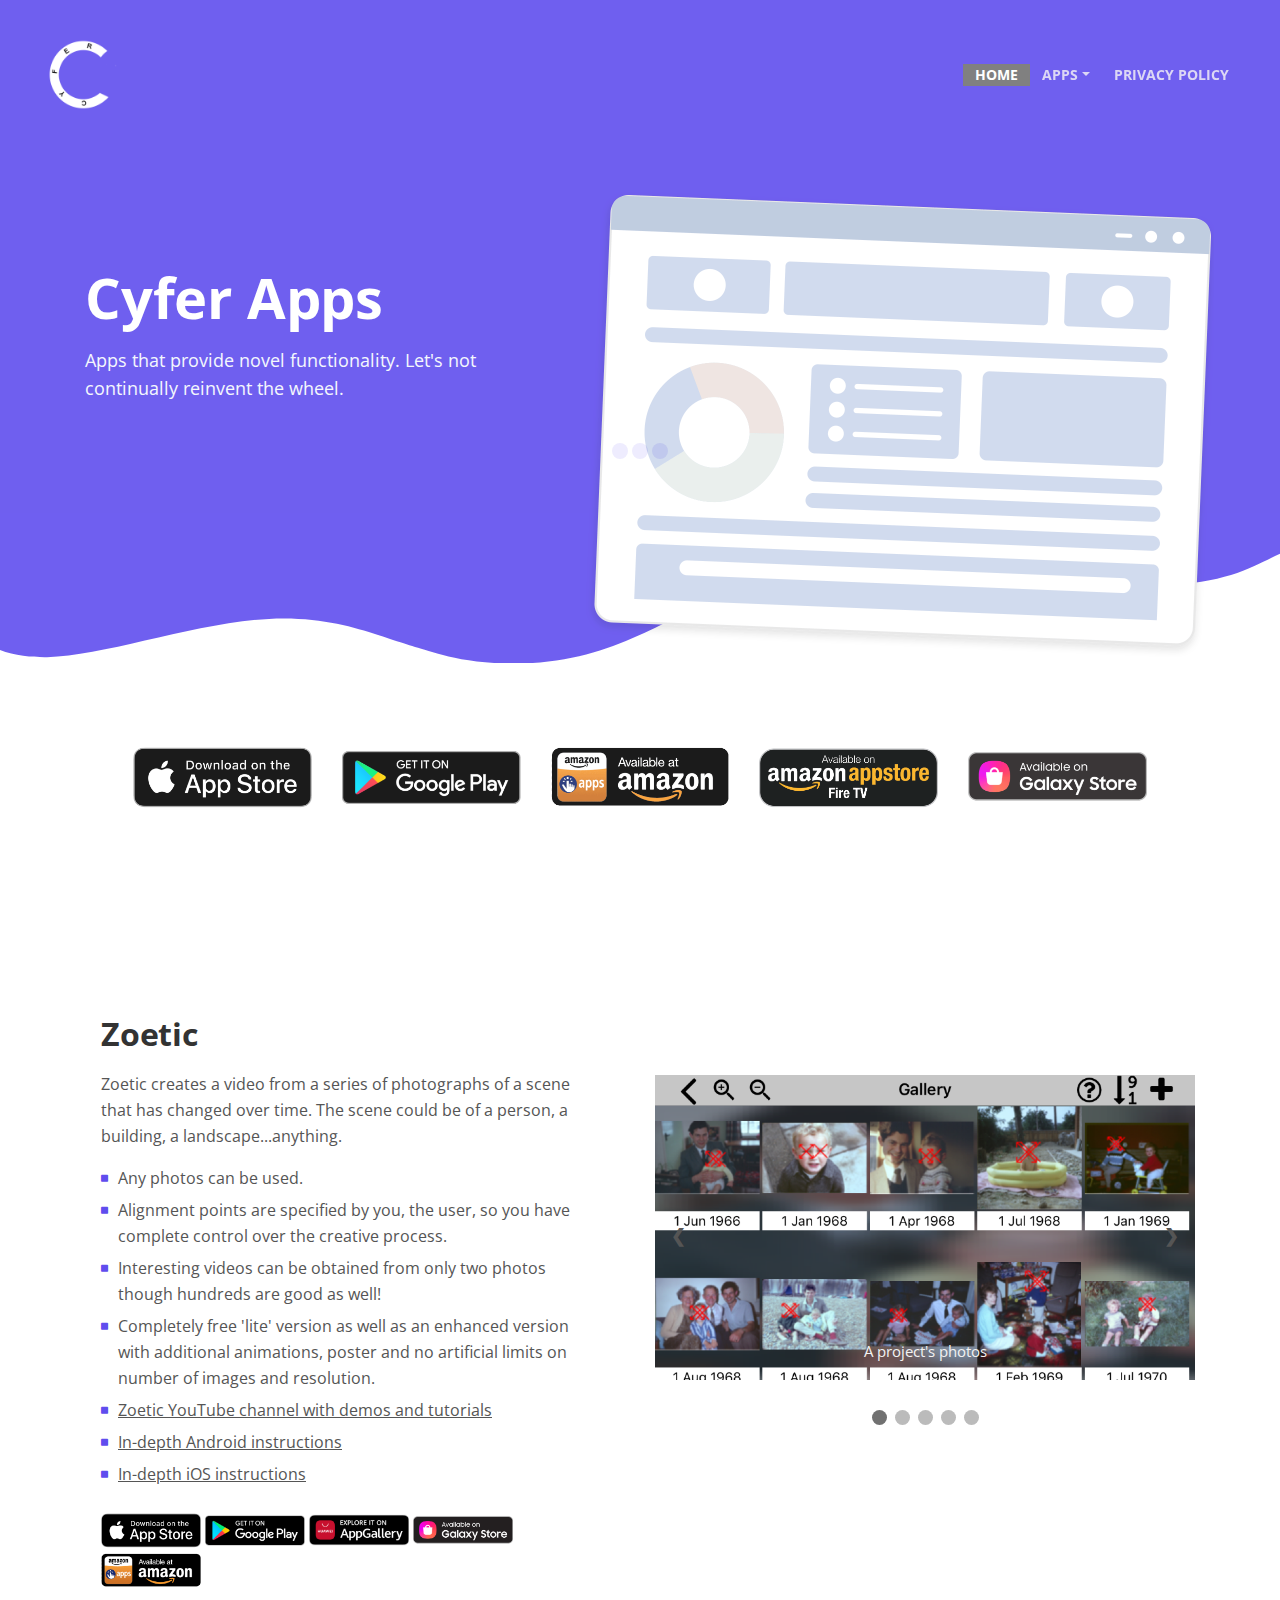
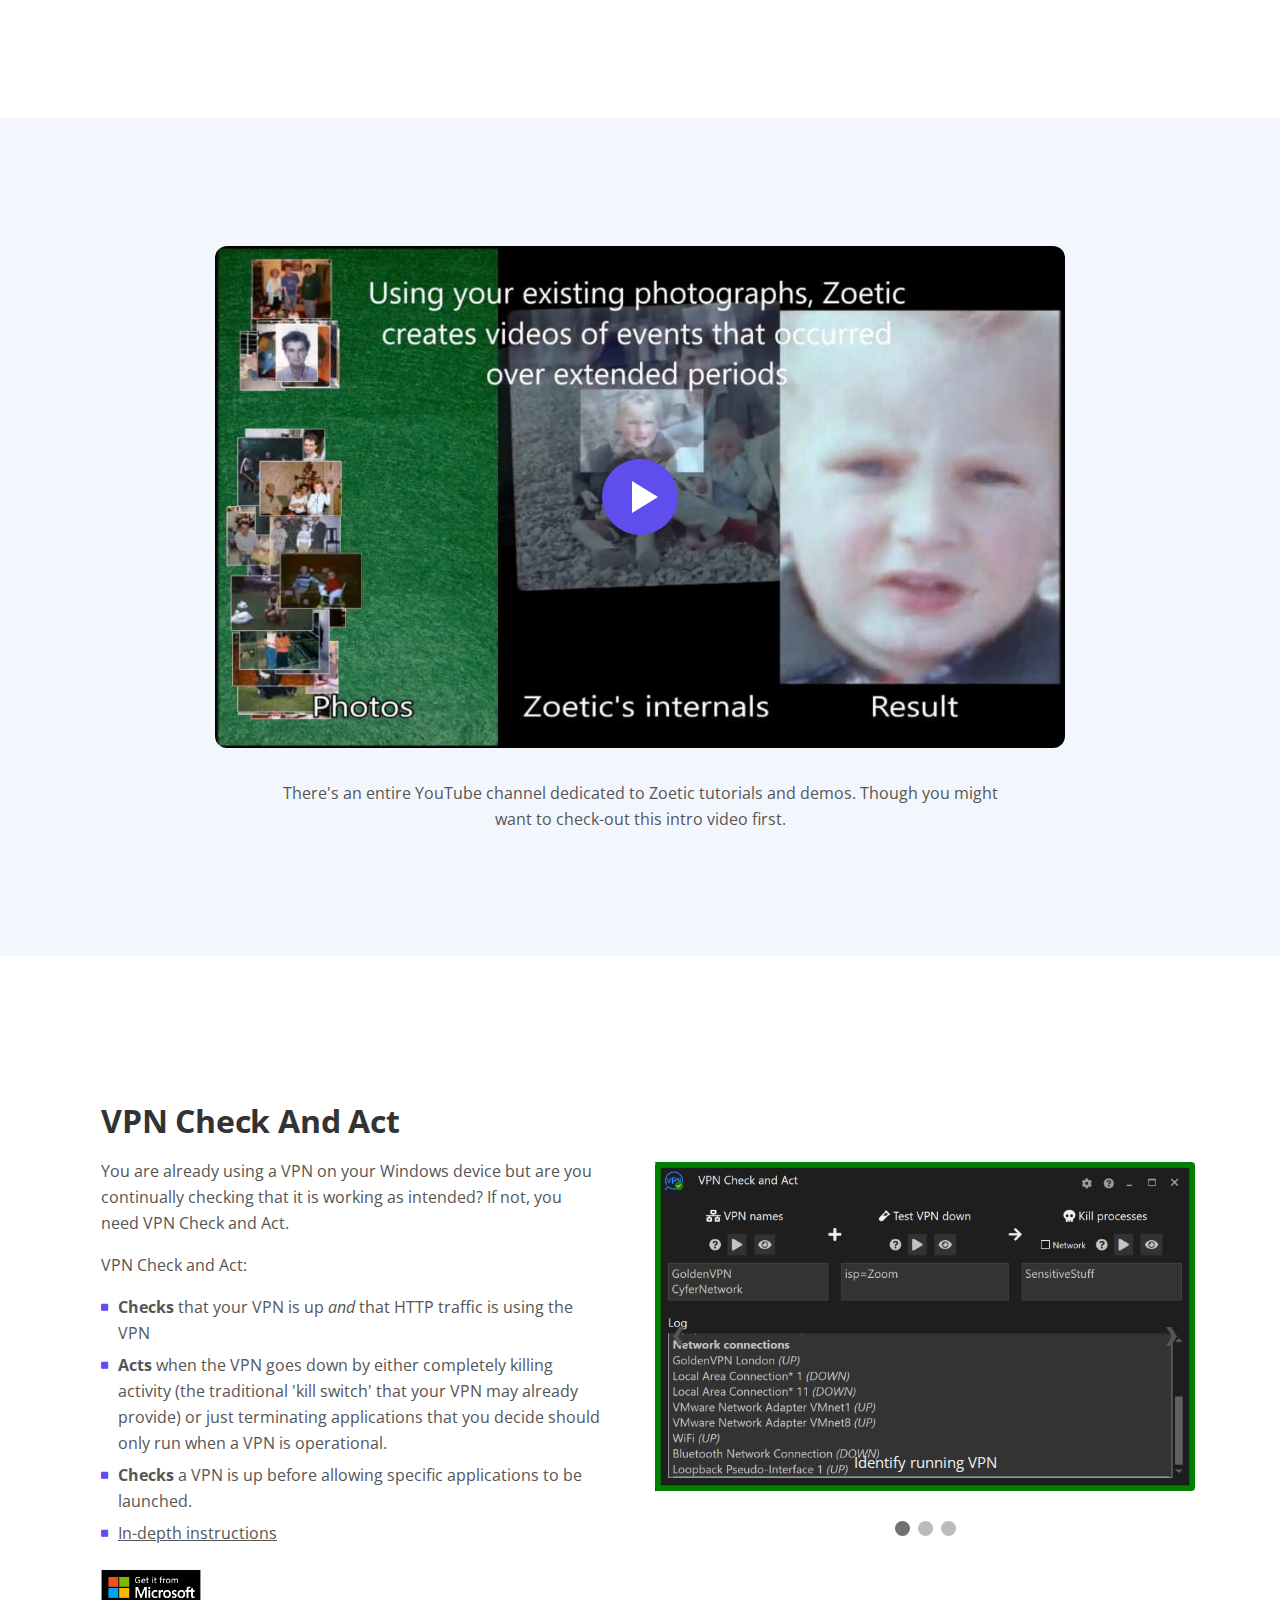
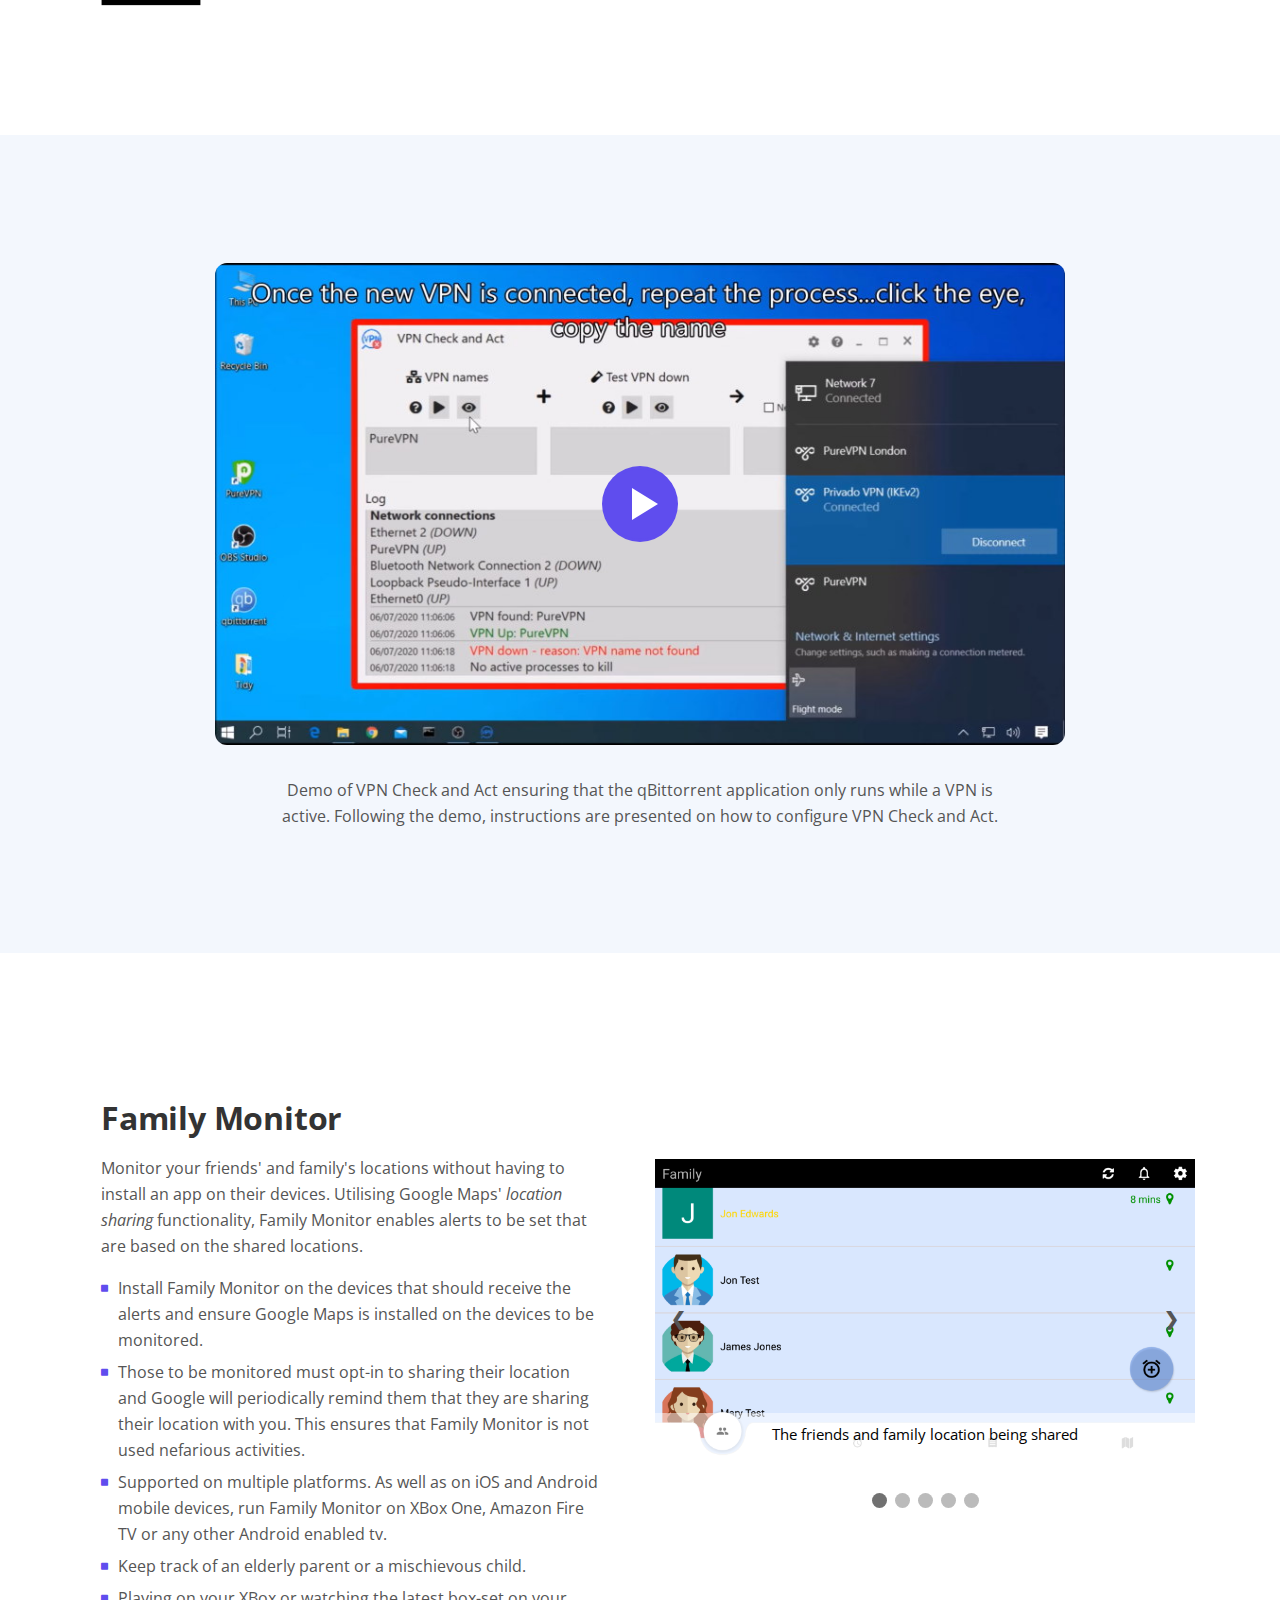
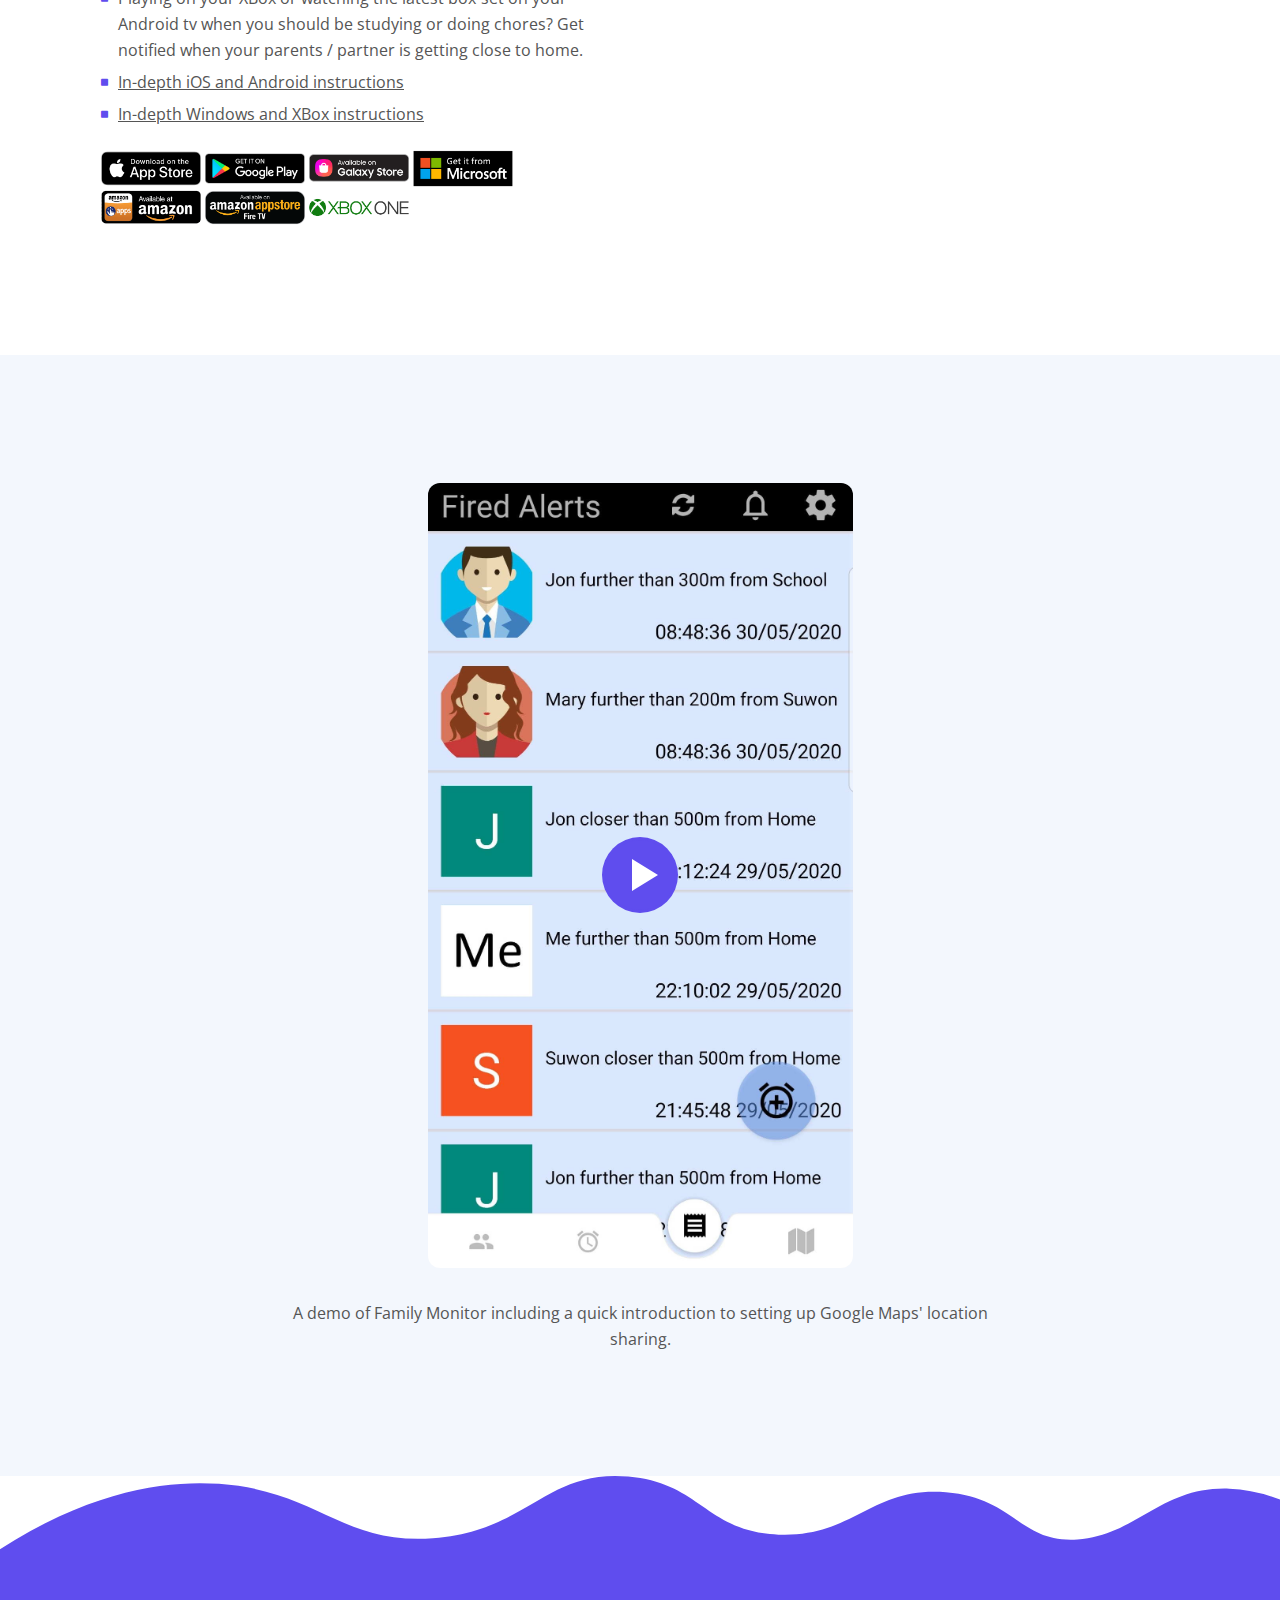
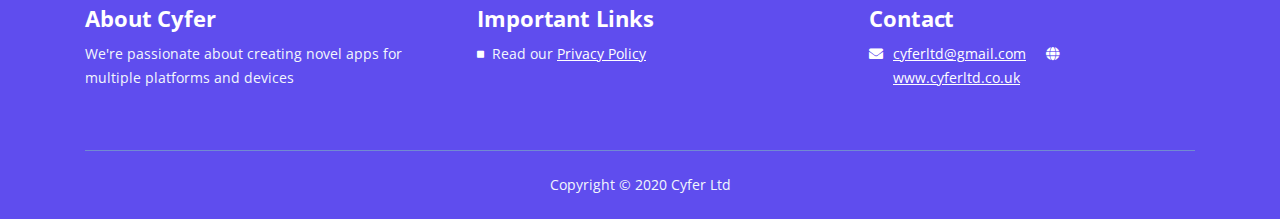
<file: index.html>
<!DOCTYPE html>
<html lang="en">
<head>
    <meta charset="utf-8">
    <meta name="viewport" content="width=device-width, initial-scale=1, shrink-to-fit=no">
    
    <!-- SEO Meta Tags -->
    <meta name="description" content="The home page for Cyfer Ltd's apps.">
    <meta name="author" content="Bob">

    <!-- OG Meta Tags to improve the way the post looks when you share the page on LinkedIn, Facebook, Google+ -->
	<meta property="og:site_name" content="" /> <!-- website name -->
	<meta property="og:site" content="" /> <!-- website link -->
	<meta property="og:title" content="Cyfer apps"/> <!-- title shown in the actual shared post -->
	<meta property="og:description" content="Cyfer" /> <!-- description shown in the actual shared post -->
	<meta property="og:image" content="" /> <!-- image link, make sure it's jpg -->
	<meta property="og:url" content="" /> <!-- where do you want your post to link to -->
	<meta property="og:type" content="article" />

    <!-- Website Title -->
    <title>Cyfer's apps for Android, iOS and Windows</title>
    
    <!-- Styles -->
    <link href="https://fonts.googleapis.com/css?family=Open+Sans:400,400i,700&display=swap&subset=latin-ext" rel="stylesheet">
    <link href="css/bootstrap.css" rel="stylesheet">
    <link href="css/fontawesome-all.css" rel="stylesheet">
    <link href="css/swiper.css" rel="stylesheet">
	<link href="css/magnific-popup.css" rel="stylesheet">
	<link href="css/slideshow.css" rel="stylesheet">
	<link href="css/styles.css" rel="stylesheet">
	<link href="css/popup.css" rel="stylesheet">
	<!-- Favicon  -->
    <link rel="icon" href="images/favicon.png">

</head>
<body data-spy="scroll" data-target=".fixed-top">
    
    <!-- Preloader -->
	<div class="spinner-wrapper">
        <div class="spinner">
            <div class="bounce1"></div>
            <div class="bounce2"></div>
            <div class="bounce3"></div>
        </div>
    </div>
    <!-- end of preloader -->
    

    <!-- Navigation -->
    <nav class="navbar navbar-expand-lg navbar-dark navbar-custom fixed-top">
        <div class="container">

            <!-- Text Logo - Use this if you don't have a graphic logo -->
            <!-- <a class="navbar-brand logo-text page-scroll" href="index.html">Tivo</a> -->

            <!-- Image Logo -->
            <a class="navbar-brand logo-image" href="index.html"><img src="images/cyferlogo.png" alt="alternative"></a> 
            
            <!-- Mobile Menu Toggle Button -->
            <button class="navbar-toggler" type="button" data-toggle="collapse" data-target="#navbarsExampleDefault" aria-controls="navbarsExampleDefault" aria-expanded="false" aria-label="Toggle navigation">
                <span class="navbar-toggler-awesome fas fa-bars"></span>
                <span class="navbar-toggler-awesome fas fa-times"></span>
            </button>
            <!-- end of mobile menu toggle button -->

            <div class="collapse navbar-collapse" id="navbarsExampleDefault">
                <ul class="navbar-nav ml-auto">
                    <li class="nav-item">
                        <a class="nav-link page-scroll" href="#header">HOME <span class="sr-only">(current)</span></a>
                    </li>


                    <!-- Dropdown Menu -->          
                    <li class="nav-item dropdown">
                        <a class="nav-link dropdown-toggle page-scroll" href="#apps" id="navbarDropdown" role="button" aria-haspopup="true" aria-expanded="false">APPS</a>
                        <div class="dropdown-menu" aria-labelledby="navbarDropdown">
                            <a class="dropdown-item" href="#zoetic"><span class="item-text">ZOETIC</span></a>
                            <div class="dropdown-items-divide-hr"></div>
                            <a class="dropdown-item" href="#vpncheckandact"><span class="item-text">VPN CHECK AND ACT</span></a>
                            <div class="dropdown-items-divide-hr"></div>
                            <a class="dropdown-item" href="#familymonitor"><span class="item-text">FAMILY MONITOR</span></a>
                        </div>
                    </li>
                    <!-- end of dropdown menu -->
                    <li class="nav-item">
                        <a class="nav-link page-scroll" href="privacy-policy.html">PRIVACY POLICY</a>
                    </li>
                </ul>
            </div>
        </div> <!-- end of container -->
    </nav> <!-- end of navbar -->
    <!-- end of navigation -->


    <!-- Header -->
    <header id="header" class="header">
        <div class="header-content">
            <div class="container">
                <div class="row">
                    <div class="col-lg-6 col-xl-5">
                        <div class="text-container">
                            <h1>Cyfer Apps</h1>
                            <p class="p-large">Apps that provide novel functionality. Let's not continually reinvent the wheel.</p>
                        </div> <!-- end of text-container -->
                    </div> <!-- end of col -->
                    <div class="col-lg-6 col-xl-7">
                        <div class="image-container">
                            <div class="img-wrapper">
                                <img class="img-fluid" src="images/header-software-app.png" alt="alternative">
                            </div> <!-- end of img-wrapper -->
                        </div> <!-- end of image-container -->
                    </div> <!-- end of col -->
                </div> <!-- end of row -->
            </div> <!-- end of container -->
        </div> <!-- end of header-content -->
    </header> <!-- end of header -->
    <svg class="header-frame" data-name="Layer 1" xmlns="http://www.w3.org/2000/svg" preserveAspectRatio="none" viewBox="0 0 1920 310"><defs><style>.cls-1{fill:#5f4def;}</style></defs><title>header-frame</title><path class="cls-1" d="M0,283.054c22.75,12.98,53.1,15.2,70.635,14.808,92.115-2.077,238.3-79.9,354.895-79.938,59.97-.019,106.17,18.059,141.58,34,47.778,21.511,47.778,21.511,90,38.938,28.418,11.731,85.344,26.169,152.992,17.971,68.127-8.255,115.933-34.963,166.492-67.393,37.467-24.032,148.6-112.008,171.753-127.963,27.951-19.26,87.771-81.155,180.71-89.341,72.016-6.343,105.479,12.388,157.434,35.467,69.73,30.976,168.93,92.28,256.514,89.405,100.992-3.315,140.276-41.7,177-64.9V0.24H0V283.054Z"/></svg>
    <!-- end of header -->


    <!-- Customers -->
    <div class="slider-1">
        <div class="container">
            <div class="row">
                <div class="col-lg-12">
                    
                    <!-- Image Slider -->
                    <div class="slider-container">
                        <div class="swiper-container image-slider">
                            <div class="swiper-wrapper">
                                <div class="swiper-slide">
                                        <img class="img-fluid" src="images/appstore.png" alt="alternative">
                                </div>
                                <div class="swiper-slide">
                                        <img class="img-fluid" src="images/googlestore.png" alt="alternative">
                                </div>
                                <div class="swiper-slide">
                                        <img class="img-fluid" src="images/amazonstore.png" alt="alternative">
                                </div>
                                <div class="swiper-slide">
                                        <img class="img-fluid" src="images/firetvstore.png" alt="alternative">
                                </div>
                                <div class="swiper-slide">
                                        <img class="img-fluid" src="images/galaxystore.png" alt="alternative">
                                </div>
								<div class="swiper-slide">
                                        <img class="img-fluid" src="images/huaweistore.png" alt="alternative">
                                </div>
                                <div class="swiper-slide">
                                        <img class="img-fluid" src="images/windowsstore.png" alt="alternative">
                                </div>
								<div class="swiper-slide">
                                        <img class="img-fluid" src="images/xboxone.png" alt="alternative">
                                </div>
                            </div> <!-- end of swiper-wrapper -->
                        </div> <!-- end of swiper container -->
                    </div> <!-- end of slider-container -->
                    <!-- end of image slider -->

                </div> <!-- end of col -->
            </div> <!-- end of row -->
        </div> <!-- end of container -->
    </div> <!-- end of slider-1 -->
    <!-- end of customers -->


    <!-- APPS -->
    <div id="zoetic" class="basic-1">
        <div class="container">
            <div class="row">
                <div class="col-lg-6">
                    <div class="text-container">
                        <h2>Zoetic</h2>
                        <p>Zoetic creates a video from a series of photographs of a scene that has changed over time. The scene could be of a person, a building, a landscape...anything.</p>
                        <ul class="list-unstyled li-space-lg">
                            <li class="media">
                                <i class="fas fa-square"></i>
                                <div class="media-body">Any photos can be used.</div>
                            </li>
							<li class="media">
                                <i class="fas fa-square"></i>
                                <div class="media-body">Alignment points are specified by you, the user, so you have complete control over the creative process.</div>
                            </li>
                            <li class="media">
                                <i class="fas fa-square"></i>
                                <div class="media-body">Interesting videos can be obtained from only two photos though hundreds are good as well!</div>
                            </li>
							<li class="media">
                                <i class="fas fa-square"></i>
                                <div class="media-body">Completely free 'lite' version as well as an enhanced version with additional animations, poster and no artificial limits on number of images and resolution.</div>
                            </li>
							<li class="media">
                                <i class="fas fa-square"></i>
                                <div class="media-body"><a href="https://www.youtube.com/channel/UC9DS_eg5oE_9HmVVYuUBkNw/playlists">Zoetic YouTube channel with demos and tutorials</a> </div>
                            </li>
							<li class="media">
                                <i class="fas fa-square"></i>
                                <div class="media-body"><a href="https://cyferorg.github.io/zoetic/"> In-depth Android instructions</a> </div>
                            </li>
							<li class="media">
                                <i class="fas fa-square"></i>
                                <div class="media-body"><a href="https://cyferorg.github.io/zoetic/"> In-depth iOS instructions</a> </div>
                            </li>
                        </ul>
						<a href="https://apps.apple.com/us/app/id1463170776">
						<img src="images/appstore.png" alt="alternative" width="100"></a>
						<a href="https://play.google.com/store/apps/details?id=uk.cyferltd.zoetic"><img src="images/googlestore.png" alt="alternative"  width="100"></a>
						<a href="https://appgallery1.huawei.com/#/app/C100841611"><img src="images/huaweistore.png" alt="alternative"  width="100"></a>
						<div class="popup" onclick="myFunction('zoeticsamsung')">
							<span class="popuptext" id="zoeticsamsung">Download via Galaxy app</span>
							<img src="images/galaxystore.png" alt="alternative"  width="100">
						</div>
						<div class="popup" onclick="myFunction('zoeticamazon')">
							<span class="popuptext" id="zoeticamazon">Download via Amazon app</span>
							<img src="images/amazonstore.png" alt="alternative"  width="100">
						</div> 
                    </div> <!-- end of text-container -->
                </div> <!-- end of col -->
				<div class="col-lg-6">
					<br><br><br>
					<div class="slideshow-container" onclick="pause()" >
						<div class="mySlides1 fadeslideshow">
						  <div class="numbertext"></div>
						  <img src="images/zoeticscreenshots/img1.png" style="width:100%">
						  <div class="text">A project's photos</div>
						</div>

						<div class="mySlides1 fadeslideshow">
						  <div class="numbertext"></div>
						  <img src="images/zoeticscreenshots/img2.png" style="width:100%">
						  <div class="text">Marking a photo with alignment points</div>
						</div>


						<div class="mySlides1 fadeslideshow">
						  <div class="numbertext"></div>
						  <img src="images/zoeticscreenshots/img4.png" style="width:100%" >
						  <div class="text">Marking the area of interest</div>
						</div>
						
						<div class="mySlides1 fadeslideshow">
						  <div class="numbertext"></div>
						  <img src="images/zoeticscreenshots/aging1_poster_6.jpg" style="width:100%">
						  <div class="text" style="color:black; background-color:rgba(255, 255, 255, 0.8);">Poster showing a boy ageing from 0 to 50</div>
						</div>
						
						<div class="mySlides1 fadeslideshow">
						  <div class="numbertext"></div>
						  <img src="images/zoeticscreenshots/snowdemo_poster.jpg" style="width:100%">
						  <div class="text" style="color:black; background-color:rgba(255, 255, 255, 0.8);">Poster, using just 2 photos, showing a garden in winter and summer</div>
						</div>

						<a class="prev" onclick="plusSlides(-1,0)">&#10094;</a>
						<a class="next" onclick="plusSlides(1,0)">&#10095;</a>

					</div>
					<br>

					<div style="text-align:center">
					  <span class="dot1" onclick="currentSlide(1,0)"></span> 
					  <span class="dot1" onclick="currentSlide(2,0)"></span> 
					  <span class="dot1" onclick="currentSlide(3,0)"></span> 
					  <span class="dot1" onclick="currentSlide(4,0)"></span>
					  <span class="dot1" onclick="currentSlide(5,0)"></span>
					</div>
				<!--
                    <div class="image-container">
                        <img class="img-fluid" src="images/details.png" alt="alternative">
                    </div> <!-- end of image-container -->
			</div>	
                
            </div> <!-- end of row -->
        </div> <!-- end of container -->
    </div> <!-- end of basic-1 -->
    <!-- end of details -->


    <!-- Video -->
    <div id="zoeticvideo" class="basic-2">
        <div class="container">
            <div class="row">
                <div class="col-lg-12">

                    <!-- Video Preview -->
                    <div class="image-container">
                        <div class="video-wrapper">
                            <a class="popup-youtube" href="https://www.youtube.com/watch?v=2zfV6eAqExg" data-effect="fadeIn">
                                <img class="img-fluid" src="images/zoeticvideo.jpg" alt="alternative">
                                <span class="video-play-button">
                                    <span></span>
                                </span>
                            </a>
                        </div> <!-- end of video-wrapper -->
                    </div> <!-- end of image-container -->
                    <!-- end of video preview -->

                    <div class="p-heading">There's an entire YouTube channel dedicated to Zoetic tutorials and demos. Though you might want to check-out this intro video first.</div>        
                </div> <!-- end of col -->
            </div> <!-- end of row -->
        </div> <!-- end of container -->
    </div> <!-- end of basic-2 -->
    <!-- end of video -->




   <div id="vpncheckandact" class="basic-1">
        <div class="container">
            <div class="row">
                <div class="col-lg-6">
                    <div class="text-container">
                        <h2>VPN Check And Act</h2>
                        <p>You are already using a VPN on your Windows device but are you continually checking that it is working as intended? If not, you need VPN Check and Act.</p>
						<p>VPN Check and Act:</p>
                        <ul class="list-unstyled li-space-lg">
                            <li class="media">
                                <i class="fas fa-square"></i>
                                <div class="media-body"><b>Checks</b> that your VPN is up <i>and</i> that HTTP traffic is using the VPN</div>
                            </li>
							<li class="media">
                                <i class="fas fa-square"></i>
                                <div class="media-body"><b>Acts</b> when the VPN goes down by either completely killing activity (the traditional 'kill switch' that your VPN may already provide) or just terminating applications that you decide should only run when a VPN is operational.</div>
                            </li>
                            <li class="media">
                                <i class="fas fa-square"></i>
                                <div class="media-body"><b>Checks</b> a VPN is up before allowing specific applications to be launched.</div>
                            </li>
							<li class="media">
                                <i class="fas fa-square"></i>
                                <div class="media-body"><a href="https://cyferorg.github.io/VPNCheckAndAct/">In-depth instructions</a> </div>
                            </li>
                        </ul>
                        <a href="https://www.microsoft.com/p/vpn-check-and-act/9nld01d7r6jv"><img src="images/windowsstore.png" alt="alternative"  width="100"></a>
                    </div> <!-- end of text-container -->
                </div> <!-- end of col -->
				<div class="col-lg-6">
					<br><br><br>
					<div class="slideshow-container" onclick="pause()">
						<div class="mySlides2 fadeslideshow">
						  <div class="numbertext"></div>
						  <img src="images/vpncheckandactscreenshots/screenshot1.png" style="width:100%">
						  <div class="text">Identify running VPN</div>
						</div>

						<div class="mySlides2 fadeslideshow">
						  <div class="numbertext"></div>
						  <img src="images/vpncheckandactscreenshots/screenshot5.png" style="width:100%">
						  <div class="text">Identify application to terminate if VPN goes down</div>
						</div>

						<div class="mySlides2 fadeslideshow">
						  <div class="numbertext"></div>
						  <img src="images/vpncheckandactscreenshots/screenshot8.png" style="width:100%">
						  <div class="text">VPN goes does and application is terminated</div>
						</div>


						<a class="prev" onclick="plusSlides(-1,1)">&#10094;</a>
						<a class="next" onclick="plusSlides(1,1)">&#10095;</a>

					</div>
					<br>

					<div style="text-align:center">
					  <span class="dot2" onclick="currentSlide(1,1)"></span> 
					  <span class="dot2" onclick="currentSlide(2,1)"></span> 
					  <span class="dot2" onclick="currentSlide(3,1)"></span> 
					</div>
				<!--
                    <div class="image-container">
                        <img class="img-fluid" src="images/details.png" alt="alternative">
                    </div> <!-- end of image-container -->
			</div>	
                
            </div> <!-- end of row -->
        </div> <!-- end of container -->
    </div> <!-- end of basic-1 -->
    <!-- end of details -->


    <!-- Video -->
    <div id="vpncheckandactvideo" class="basic-2">
        <div class="container">
            <div class="row">
                <div class="col-lg-12">

                    <!-- Video Preview -->
                    <div class="image-container">
                        <div class="video-wrapper">
                            <a class="popup-youtube" href="https://youtu.be/4rKhhjdNBu8" data-effect="fadeIn">
                                <img class="img-fluid" src="images/vpncheckandactvideo.jpg" alt="alternative">
                                <span class="video-play-button">
                                    <span></span>
                                </span>
                            </a>
                        </div> <!-- end of video-wrapper -->
                    </div> <!-- end of image-container -->
                    <!-- end of video preview -->

                    <div class="p-heading">Demo of VPN Check and Act ensuring that the qBittorrent application only runs while a VPN is active. Following the demo, instructions are presented on how to configure VPN Check and Act.</div>        
                </div> <!-- end of col -->
            </div> <!-- end of row -->
        </div> <!-- end of container -->
    </div> <!-- end of basic-2 -->
    <!-- end of video -->


   <div id="familymonitor" class="basic-1">
        <div class="container">
            <div class="row">
                <div class="col-lg-6">
                    <div class="text-container">
                        <h2>Family Monitor</h2>
                        <p>Monitor your friends' and family's locations without having to install an app on their devices. Utilising Google Maps' <i>location sharing</i> functionality, Family Monitor enables alerts to be set that are based on the shared locations.</p>
                        <ul class="list-unstyled li-space-lg">
						    <li class="media">
                                <i class="fas fa-square"></i>
                                <div class="media-body">Install Family Monitor on the devices that should receive the alerts and ensure Google Maps is installed on the devices to be monitored.</div>
                            </li>
							<li class="media">
                                <i class="fas fa-square"></i>
                                <div class="media-body">Those to be monitored must opt-in to sharing their location and Google will periodically remind them that they are sharing their location with you. This ensures that Family Monitor is not used nefarious activities.</div>
                            </li>
                            <li class="media">
                                <i class="fas fa-square"></i>
                                <div class="media-body">Supported on multiple platforms. As well as on iOS and Android mobile devices, run Family Monitor on XBox One, Amazon Fire TV or any other Android enabled tv. </div>
                            </li>
							<li class="media">
                                <i class="fas fa-square"></i>
                                <div class="media-body">Keep track of an elderly parent or a mischievous child.</div>
                            </li>
                            <li class="media">
                                <i class="fas fa-square"></i>
                                <div class="media-body">Playing on your XBox or watching the latest box-set on your Android tv when you should be studying or doing chores? Get notified when your parents / partner is getting close to home.</div>
                            </li>
							<li class="media">
                                <i class="fas fa-square"></i>
                                <div class="media-body"><a href="https://cyferorg.github.io/FamilyMonitor/">In-depth iOS and Android instructions</a> </div>
                            </li>
							<li class="media">
                                <i class="fas fa-square"></i>
                                <div class="media-body"><a href="https://cyferorg.github.io/FamilyMonitorWindows/">In-depth Windows and XBox instructions</a> </div>
                            </li>
                        </ul>
                        
						<a href="https://apps.apple.com/us/app/id1508781153"><img src="images/appstore.png" alt="alternative"  width="100"></a>
						
						<a href="https://play.google.com/store/apps/details?id=uk.cyferltd.familymonitor"><img src="images/googlestore.png" alt="alternative"  width="100"></a>
						
						<div class="popup" onclick="myFunction('familymonitorsamsung')">
							<span class="popuptext" id="familymonitorsamsung">Download via Galaxy app</span>
							<img src="images/galaxystore.png" alt="alternative"  width="100">
						</div>
						
						<a href="https://www.microsoft.com/en-gb/p/family-monitor/9nxjj2w41ddn?activetab=pivot:overviewtab"><img src="images/windowsstore.png" alt="alternative"  width="100"></a>
						
						<div class="popup" onclick="myFunction('familymonitoramazon')">
							<span class="popuptext" id="familymonitoramazon">Download via Amazon app</span>
							<img src="images/amazonstore.png" alt="alternative"  width="100">
						</div> 
						<div class="popup" onclick="myFunction('familymonitorfiretv')">
							<span class="popuptext" id="familymonitorfiretv">Download using the store on Fire TV or Android tv</span>
							<img src="images/firetvstore.png" alt="alternative"  width="100">
						</div>
						<div class="popup" onclick="myFunction('familymonitorxbox')">
							<span class="popuptext" id="familymonitorxbox">Download via Xbox store</span>
							<img src="images/xboxone.png" alt="alternative"  width="100">
						</div>
						
						
                    </div> <!-- end of text-container -->
                </div> <!-- end of col -->
				<div class="col-lg-6">
					<br><br><br>
					<div class="slideshow-container" onclick="pause()">
						<div class="mySlides3 fadeslideshow">
						  <div class="numbertext"></div>
						  <img src="images/familymonitorscreenshots/s1.png" style="width:100%">
						  <div class="text" style="color:black; background-color:rgba(255, 255, 255, 0.5);">The friends and family location being shared</div>
						</div>

						<div class="mySlides3 fadeslideshow">
						  <div class="numbertext"></div>
						  <img src="images/familymonitorscreenshots/s2a.png" style="width:100%">
						  <div class="text" style="color:black; background-color:rgba(255, 255, 255, 0.5);">The alerts that have been created</div>
						</div>

						<div class="mySlides3 fadeslideshow">
						  <div class="numbertext"></div>
						  <img src="images/familymonitorscreenshots/s3.png" style="width:100%">
						  <div class="text" style="color:black; background-color:rgba(255, 255, 255, 0.5);">Alerts that have fired</div>
						</div>

						<div class="mySlides3 fadeslideshow">
						  <div class="numbertext"></div>
						  <img src="images/familymonitorscreenshots/s4.png" style="width:100%">
						  <div class="text" style="color:black; background-color:rgba(255, 255, 255, 0.5);">Map showing alert location</div>
						</div>

						<div class="mySlides3 fadeslideshow">
						  <div class="numbertext"></div>
						  <img src="images/familymonitorscreenshots/snew.png" style="width:100%">
						  <div class="text" style="color:black; background-color:rgba(255, 255, 255, 0.5);">Creating a new alert</div>
						</div>
						<a class="prev" onclick="plusSlides(-1,2)">&#10094;</a>
						<a class="next" onclick="plusSlides(1,2)">&#10095;</a>

					</div>
					<br>

					<div style="text-align:center">
					  <span class="dot3" onclick="currentSlide(1,2)"></span> 
					  <span class="dot3" onclick="currentSlide(2,2)"></span> 
					  <span class="dot3" onclick="currentSlide(3,2)"></span> 
					  <span class="dot3" onclick="currentSlide(4,2)"></span>
					  <span class="dot3" onclick="currentSlide(5,2)"></span>
					</div>
				<!--
                    <div class="image-container">
                        <img class="img-fluid" src="images/details.png" alt="alternative">
                    </div> <!-- end of image-container -->
			</div>	
                
            </div> <!-- end of row -->
        </div> <!-- end of container -->
    </div> <!-- end of basic-1 -->
    <!-- end of details -->


    <!-- Video -->
    <div id="familymonitorvideo" class="basic-2">
        <div class="container">
            <div class="row">
                <div class="col-lg-12">

                    <!-- Video Preview -->
                    <div class="image-container">
                        <div class="video-wrapper">
                            <a class="popup-youtube" href="https://youtu.be/rWw2RqJ-wVs" data-effect="fadeIn">
                                <img class="img-fluid" src="images/familymonitorscreenshots/firedalerts.jpg" style="width:50%" alt="alternative">
                                <span class="video-play-button">
                                    <span></span>
                                </span>
                            </a>
                        </div> <!-- end of video-wrapper -->
                    </div> <!-- end of image-container -->
                    <!-- end of video preview -->

                    <div class="p-heading">A demo of Family Monitor including a quick introduction to setting up Google Maps' location sharing.</div>        
                </div> <!-- end of col -->
            </div> <!-- end of row -->
        </div> <!-- end of container -->
    </div> <!-- end of basic-2 -->
    <!-- end of video -->






    <!-- Footer -->
    <svg class="footer-frame" data-name="Layer 2" xmlns="http://www.w3.org/2000/svg" preserveAspectRatio="none" viewBox="0 0 1920 79"><defs><style>.cls-2{fill:#5f4def;}</style></defs><title>footer-frame</title><path class="cls-2" d="M0,72.427C143,12.138,255.5,4.577,328.644,7.943c147.721,6.8,183.881,60.242,320.83,53.737,143-6.793,167.826-68.128,293-60.9,109.095,6.3,115.68,54.364,225.251,57.319,113.58,3.064,138.8-47.711,251.189-41.8,104.012,5.474,109.713,50.4,197.369,46.572,89.549-3.91,124.375-52.563,227.622-50.155A338.646,338.646,0,0,1,1920,23.467V79.75H0V72.427Z" transform="translate(0 -0.188)"/></svg>
    <div class="footer">
        <div class="container">
            <div class="row">
                <div class="col-md-4">
                    <div class="footer-col first">
                        <h4>About Cyfer</h4>
                        <p class="p-small">We're passionate about creating novel apps for multiple platforms and devices</p>
                    </div>
                </div> <!-- end of col -->
                <div class="col-md-4">
                    <div class="footer-col middle">
                        <h4>Important Links</h4>
                        <ul class="list-unstyled li-space-lg p-small">
                            <li class="media">
                                <i class="fas fa-square"></i>
                                <div class="media-body">Read our <a class="white" href="privacy-policy.html">Privacy Policy</a></div>
                            </li>
                        </ul>
                    </div>
                </div> <!-- end of col -->
                <div class="col-md-4">
                    <div class="footer-col last">
                        <h4>Contact</h4>
                        <ul class="list-unstyled li-space-lg p-small">
							<!--
                            <li class="media">
                                <i class="fas fa-map-marker-alt"></i>
                                <div class="media-body">22 Innovative, San Francisco, CA 94043, US</div>
                            </li>
							-->
                            <li class="media">
                                <i class="fas fa-envelope"></i>
                                <div class="media-body"><a class="white" href="mailto:cyferltd@gmail.com">cyferltd@gmail.com</a> <i class="fas fa-globe"></i><a class="white" href="https://cyferorg.github.io/apps/">www.cyferltd.co.uk</a></div>
                            </li>
                        </ul>
                    </div> 
                </div> <!-- end of col -->
            </div> <!-- end of row -->
        </div> <!-- end of container -->
    </div> <!-- end of footer -->  
    <!-- end of footer -->


    <!-- Copyright -->
    <div class="copyright">
        <div class="container">
            <div class="row">
                <div class="col-lg-12">
                    <p class="p-small">Copyright © 2020 Cyfer Ltd</p>
                </div> <!-- end of col -->
            </div> <!-- enf of row -->
        </div> <!-- end of container -->
    </div> <!-- end of copyright --> 
    <!-- end of copyright -->
    
    	
    <!-- Scripts -->
	<script src="js/slideshow.js"></script>
    <script src="js/jquery.min.js"></script> <!-- jQuery for Bootstrap's JavaScript plugins -->
    <script src="js/popper.min.js"></script> <!-- Popper tooltip library for Bootstrap -->
    <script src="js/bootstrap.min.js"></script> <!-- Bootstrap framework -->
    <script src="js/jquery.easing.min.js"></script> <!-- jQuery Easing for smooth scrolling between anchors -->
    <script src="js/swiper.min.js"></script> <!-- Swiper for image and text sliders -->
    <script src="js/jquery.magnific-popup.js"></script> <!-- Magnific Popup for lightboxes -->
    <script src="js/validator.min.js"></script> <!-- Validator.js - Bootstrap plugin that validates forms -->
    <script src="js/scripts.js"></script> <!-- Custom scripts -->
	<script src="js/popup.js"></script>
</body>
</html>
</file>
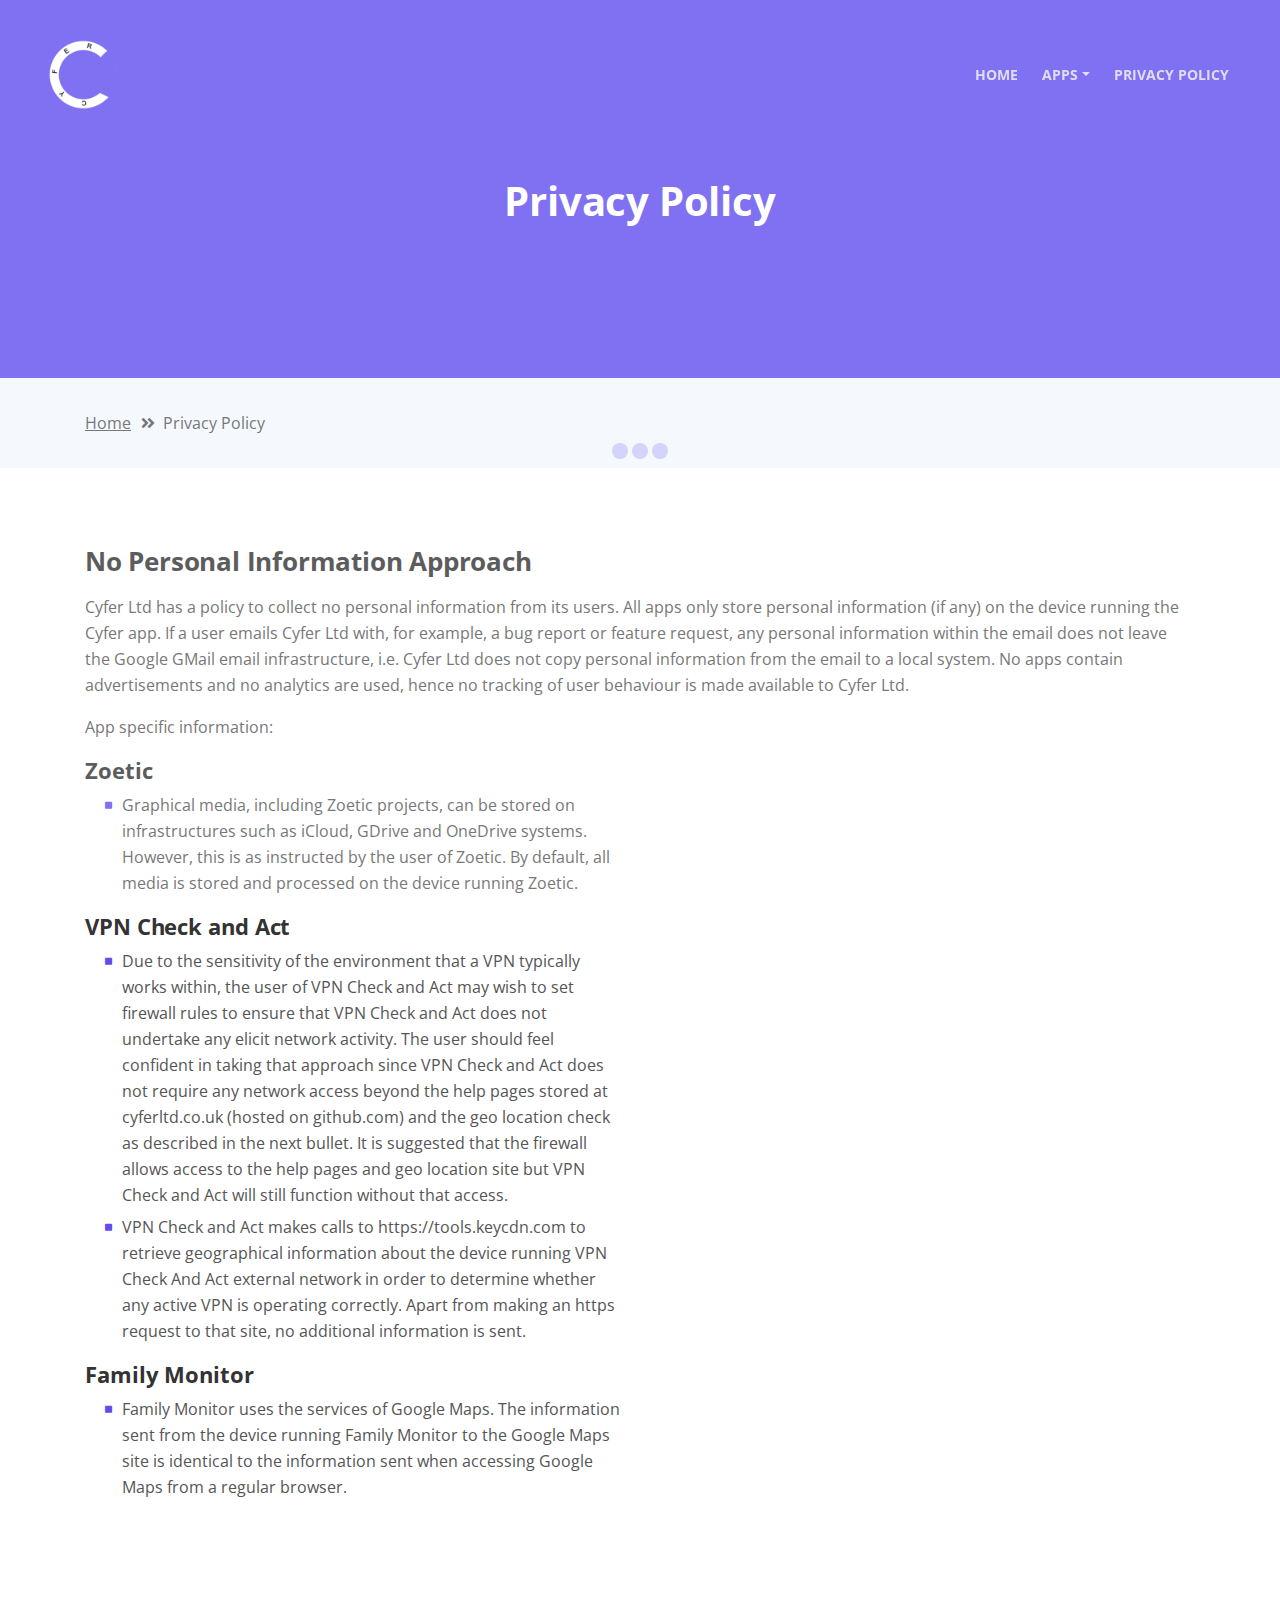
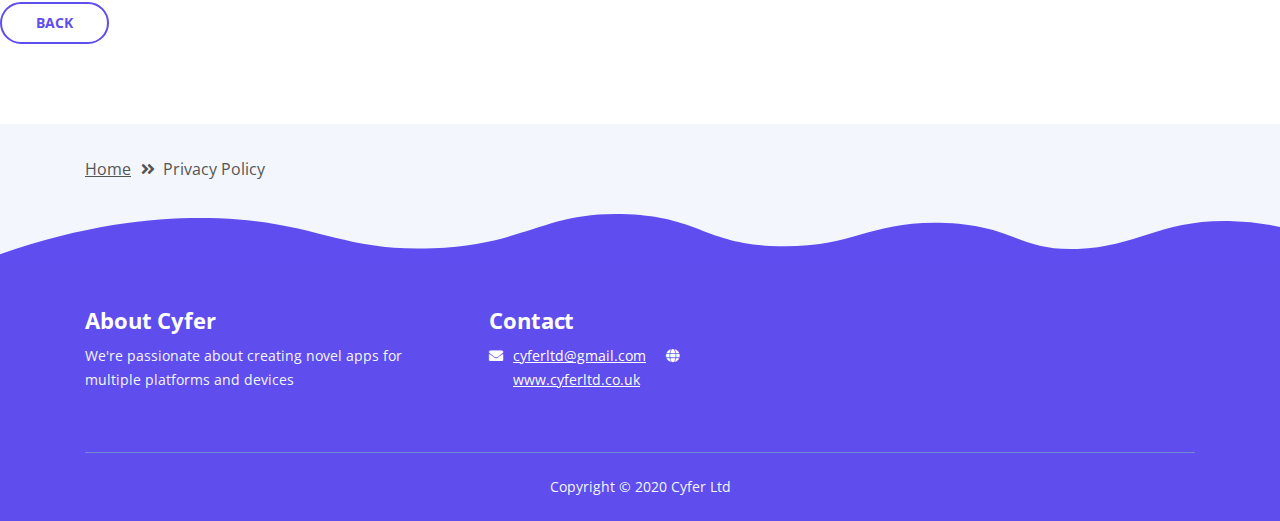
<file: privacy-policy.html>
<!DOCTYPE html>
<html lang="en">
<head>
    <meta charset="utf-8">
    <meta name="viewport" content="width=device-width, initial-scale=1, shrink-to-fit=no">
    
   <!-- SEO Meta Tags -->
    <meta name="description" content="The home page for Cyfer Ltd's apps.">
    <meta name="author" content="Bob">

    <!-- OG Meta Tags to improve the way the post looks when you share the page on LinkedIn, Facebook, Google+ -->
	<meta property="og:site_name" content="" /> <!-- website name -->
	<meta property="og:site" content="" /> <!-- website link -->
	<meta property="og:title" content="Cyfer apps"/> <!-- title shown in the actual shared post -->
	<meta property="og:description" content="Cyfer" /> <!-- description shown in the actual shared post -->
	<meta property="og:image" content="" /> <!-- image link, make sure it's jpg -->
	<meta property="og:url" content="" /> <!-- where do you want your post to link to -->
	<meta property="og:type" content="article" />

    <!-- Website Title -->
    <title>Cyfer's apps for Android, iOS and Windows</title>
    
    <!-- Styles -->
    <link href="https://fonts.googleapis.com/css?family=Open+Sans:400,400i,700&display=swap&subset=latin-ext" rel="stylesheet">
    <link href="css/bootstrap.css" rel="stylesheet">
    <link href="css/fontawesome-all.css" rel="stylesheet">
    <link href="css/swiper.css" rel="stylesheet">
	<link href="css/magnific-popup.css" rel="stylesheet">
	<link href="css/slideshow.css" rel="stylesheet">
	<link href="css/styles.css" rel="stylesheet">
	
	<!-- Favicon  -->
    <link rel="icon" href="images/favicon.png">
</head>
<body data-spy="scroll" data-target=".fixed-top">
    
    <!-- Preloader -->
	<div class="spinner-wrapper">
        <div class="spinner">
            <div class="bounce1"></div>
            <div class="bounce2"></div>
            <div class="bounce3"></div>
        </div>
    </div>
    <!-- end of preloader -->
    

    <!-- Navigation -->
    <nav class="navbar navbar-expand-lg navbar-dark navbar-custom fixed-top">
        <div class="container">

            <!-- Text Logo - Use this if you don't have a graphic logo -->
            <!-- <a class="navbar-brand logo-text page-scroll" href="index.html">Tivo</a> -->

            <!-- Image Logo -->
            <a class="navbar-brand logo-image" href="index.html"><img src="images/cyferlogo.png" alt="alternative"></a> 
            
            <!-- Mobile Menu Toggle Button -->
            <button class="navbar-toggler" type="button" data-toggle="collapse" data-target="#navbarsExampleDefault" aria-controls="navbarsExampleDefault" aria-expanded="false" aria-label="Toggle navigation">
                <span class="navbar-toggler-awesome fas fa-bars"></span>
                <span class="navbar-toggler-awesome fas fa-times"></span>
            </button>
            <!-- end of mobile menu toggle button -->

            <div class="collapse navbar-collapse" id="navbarsExampleDefault">
                <ul class="navbar-nav ml-auto">
                    <li class="nav-item">
                        <a class="nav-link page-scroll" href="index.html#header">HOME <span class="sr-only">(current)</span></a>
                    </li>


                    <!-- Dropdown Menu -->          
                    <li class="nav-item dropdown">
                        <a class="nav-link dropdown-toggle page-scroll" href="index.html#apps" id="navbarDropdown" role="button" aria-haspopup="true" aria-expanded="false">APPS</a>
                        <div class="dropdown-menu" aria-labelledby="navbarDropdown">
                            <a class="dropdown-item" href="index.html#zoetic"><span class="item-text">ZOETIC</span></a>
                            <div class="dropdown-items-divide-hr"></div>
                            <a class="dropdown-item" href="index.html#vpncheckandact"><span class="item-text">VPN CHECK AND ACT</span></a>
                            <div class="dropdown-items-divide-hr"></div>
                            <a class="dropdown-item" href="index.html#familymonitor"><span class="item-text">FAMILY MONITOR</span></a>
                        </div>
                    </li>
                    <!-- end of dropdown menu -->
                    <li class="nav-item">
                        <a class="nav-link page-scroll" href="privacy-policy.html">PRIVACY POLICY</a>
                    </li>
                </ul>
            </div>
        </div> <!-- end of container -->
    </nav> <!-- end of navbar -->
    <!-- end of navigation -->


    <!-- Header -->
    <header id="header" class="ex-header">
        <div class="container">
            <div class="row">
                <div class="col-md-12">
                    <h1>Privacy Policy</h1>
                </div> <!-- end of col -->
            </div> <!-- end of row -->
        </div> <!-- end of container -->
    </header> <!-- end of ex-header -->
    <!-- end of header -->


    <!-- Breadcrumbs -->
    <div class="ex-basic-1">
        <div class="container">
            <div class="row">
                <div class="col-lg-12">
                    <div class="breadcrumbs">
                        <a href="index.html">Home</a><i class="fa fa-angle-double-right"></i><span>Privacy Policy</span>
                    </div> <!-- end of breadcrumbs -->
                </div> <!-- end of col -->
            </div> <!-- end of row -->
        </div> <!-- end of container -->
    </div> <!-- end of ex-basic-1 -->
    <!-- end of breadcrumbs -->


    <!-- Privacy Content -->
    <div class="ex-basic-2">
        <div class="container">
            <div class="row">
                <div class="col-lg-12">
                    <div class="text-container">
                        <h3>No Personal Information Approach</h3>
                        <p>Cyfer Ltd has a policy to collect no personal information from its users. All apps only store personal information (if any) on the device running the Cyfer app. If a user emails Cyfer Ltd with, for example, a bug report or feature request, any personal information within the email does not leave the Google GMail email infrastructure, i.e. Cyfer Ltd does not copy personal information from the email to a local system. No apps contain advertisements and no analytics are used, hence no tracking of user behaviour is made available to Cyfer Ltd.</p>
                        <p>App specific information:</p>
                        <div class="row">
                            <div class="col-md-6">
								<h4>Zoetic</h4>
                                <ul class="list-unstyled li-space-lg indent">
                                    <li class="media">
                                        <i class="fas fa-square"></i>
                                        <div class="media-body">Graphical media, including Zoetic projects, can be stored on infrastructures such as iCloud, GDrive and OneDrive systems. However, this is as instructed by the user of Zoetic. By default, all media is stored and processed on the device running Zoetic.</div>
                                    </li>
                                </ul>
								<h4>VPN Check and Act</h4>
                                <ul class="list-unstyled li-space-lg indent">
                                    <li class="media">
                                        <i class="fas fa-square"></i>
                                        <div class="media-body">Due to the sensitivity of the environment that a VPN typically works within, the user of VPN Check and Act may wish to set firewall rules to ensure that VPN Check and Act does not undertake any elicit network activity. The user should feel confident in taking that approach since VPN Check and Act does not require any network access beyond the help pages stored at cyferltd.co.uk (hosted on github.com) and the geo location check as described in the next bullet. It is suggested that the firewall allows access to the help pages and geo location site but VPN Check and Act will still function without that access.</div>
                                    </li>
									<li class="media">
										<i class="fas fa-square"></i>
                                        <div class="media-body">VPN Check and Act makes calls to https://tools.keycdn.com to retrieve geographical information about the device running VPN Check And Act external network in order to determine whether any active VPN is operating correctly. Apart from making an https request to that site, no additional information is sent.</div>
                                    </li>
                                </ul>
								<h4>Family Monitor</h4>
                                <ul class="list-unstyled li-space-lg indent">
                                    <li class="media">
                                        <i class="fas fa-square"></i>
                                        <div class="media-body">Family Monitor uses the services of Google Maps. The information sent from the device running Family Monitor to the Google Maps site is identical to the information sent when accessing Google Maps from a regular browser.</div>
                                    </li>
                                </ul>
                            </div> <!-- end of col -->
                            </div> <!-- end of col -->
                        </div> <!-- end of row -->
                    </div> <!-- end of text-container-->
                    

                        </div> <!-- end of col--> 
                    </div> <!-- end of row -->
                    <a class="btn-outline-reg" href="index.html">BACK</a>
                </div> <!-- end of col-->
            </div> <!-- end of row -->
        </div> <!-- end of container -->
    </div> <!-- end of ex-basic-2 -->
    <!-- end of privacy content -->


    <!-- Breadcrumbs -->
    <div class="ex-basic-1">
        <div class="container">
            <div class="row">
                <div class="col-lg-12">
                    <div class="breadcrumbs">
                        <a href="index.html">Home</a><i class="fa fa-angle-double-right"></i><span>Privacy Policy</span>
                    </div> <!-- end of breadcrumbs -->
                </div> <!-- end of col -->
            </div> <!-- end of row -->
        </div> <!-- end of container -->
    </div> <!-- end of ex-basic-1 -->
    <!-- end of breadcrumbs -->

    
    <!-- Footer -->
    <svg class="ex-footer-frame" data-name="Layer 2" xmlns="http://www.w3.org/2000/svg" preserveAspectRatio="none" viewBox="0 0 1920 79"><defs><style>.cls-2{fill:#5f4def;}</style></defs><title>footer-frame</title><path class="cls-2" d="M0,72.427C143,12.138,255.5,4.577,328.644,7.943c147.721,6.8,183.881,60.242,320.83,53.737,143-6.793,167.826-68.128,293-60.9,109.095,6.3,115.68,54.364,225.251,57.319,113.58,3.064,138.8-47.711,251.189-41.8,104.012,5.474,109.713,50.4,197.369,46.572,89.549-3.91,124.375-52.563,227.622-50.155A338.646,338.646,0,0,1,1920,23.467V79.75H0V72.427Z" transform="translate(0 -0.188)"/></svg>
    <div class="footer">
        <div class="container">
            <div class="row">
                <div class="col-md-4">
                    <div class="footer-col first">
                        <h4>About Cyfer</h4>
                        <p class="p-small">We're passionate about creating novel apps for multiple platforms and devices</p>
                    </div>
                </div> <!-- end of col -->

                <div class="col-md-4">
                    <div class="footer-col last">
                        <h4>Contact</h4>
                        <ul class="list-unstyled li-space-lg p-small">
							<!--
                            <li class="media">
                                <i class="fas fa-map-marker-alt"></i>
                                <div class="media-body">22 Innovative, San Francisco, CA 94043, US</div>
                            </li>
							-->
                            <li class="media">
                                <i class="fas fa-envelope"></i>
                                <div class="media-body"><a class="white" href="mailto:cyferltd@gmail.com">cyferltd@gmail.com</a> <i class="fas fa-globe"></i><a class="white" href="https://cyferorg.github.io/apps/">www.cyferltd.co.uk</a></div>
                            </li>
                        </ul>
                    </div> 
                </div> <!-- end of col -->
            </div> <!-- end of row -->
        </div> <!-- end of container -->
    </div> <!-- end of footer -->  
    <!-- end of footer -->


    <!-- Copyright -->
    <div class="copyright">
        <div class="container">
            <div class="row">
                <div class="col-lg-12">
                    <p class="p-small">Copyright © 2020 Cyfer Ltd</p>
                </div> <!-- end of col -->
            </div> <!-- enf of row -->
        </div> <!-- end of container -->
    </div> <!-- end of copyright --> 
    <!-- end of copyright -->
    
    	
    <!-- Scripts -->
    <script src="js/jquery.min.js"></script> <!-- jQuery for Bootstrap's JavaScript plugins -->
    <script src="js/popper.min.js"></script> <!-- Popper tooltip library for Bootstrap -->
    <script src="js/bootstrap.min.js"></script> <!-- Bootstrap framework -->
    <script src="js/jquery.easing.min.js"></script> <!-- jQuery Easing for smooth scrolling between anchors -->
    <script src="js/swiper.min.js"></script> <!-- Swiper for image and text sliders -->
    <script src="js/jquery.magnific-popup.js"></script> <!-- Magnific Popup for lightboxes -->
    <script src="js/validator.min.js"></script> <!-- Validator.js - Bootstrap plugin that validates forms -->
    <script src="js/scripts.js"></script> <!-- Custom scripts -->
</body>
</html>
</file>
<file: css/slideshow.css>
* {box-sizing:border-box}

/* Slideshow container */
.slideshow-container {
  max-width: 1000px;
  position: relative;
  margin: auto;
}

/* Hide the images by default */
.mySlides1, .mySlides2, .mySlides3 {
  display: none;
}

/* Next & previous buttons */
.prev, .next {
  cursor: pointer;
  position: absolute;
  top: 50%;
  width: auto;
  margin-top: -22px;
  padding: 16px;
  color: white;
  font-weight: bold;
  font-size: 18px;
  transition: 0.6s ease;
  border-radius: 0 3px 3px 0;
  user-select: none;
}

/* Position the "next button" to the right */
.next {
  right: 0;
  border-radius: 3px 0 0 3px;
}

/* On hover, add a black background color with a little bit see-through */
.prev:hover, .next:hover {
  background-color: rgba(0,0,0,0.8);
}

/* Caption text */
.text {
  color: #f2f2f2;
  font-size: 15px;
  padding: 8px 12px;
  position: absolute;
  bottom: 8px;
  width: 100%;
  text-align: center;
}

/* Number text (1/3 etc) */
.numbertext {
  color: #f2f2f2;
  font-size: 12px;
  padding: 8px 12px;
  position: absolute;
  top: 0;
}

/* The dots/bullets/indicators */
.dot1, .dot2, .dot3 {
  cursor: pointer;
  height: 15px;
  width: 15px;
  margin: 0 2px;
  background-color: #bbb;
  border-radius: 50%;
  display: inline-block;
  transition: background-color 0.6s ease;
}

.active, .dot1:hover {
  background-color: #717171;
}

/* Fading animation */
.fadeslideshow {
  -webkit-animation-name: fade;
  -webkit-animation-duration: 1.5s;
  animation-name: fade;
  animation-duration: 1.5s;
}

@-webkit-keyframes fade {
  from {opacity: .4}
  to {opacity: 1}
}

@keyframes fade {
  from {opacity: .4}
  to {opacity: 1}
}
</file>
<file: css/styles.css>
/* Template: Tivo - SaaS App HTML Landing Page Template
   Author: Inovatik
   Created: Sep 2019
   Description: Master CSS file
*/

/*****************************************
Table Of Contents:

01. General Styles
02. Preloader
03. Navigation
04. Header
05. Customers
06. Description
07. Features
08. Features Lightboxes
09. Details
10. Video
11. Pricing
12. Testimonials
13. Newsletter
14. Footer
15. Copyright
16. Back To Top Button
17. Extra Pages
18. Sign Up and Log In Pages
19. Media Queries
******************************************/

/*****************************************
Colors:
- Backgrounds, buttons, bullets, icons - blue #5f4dee
- Backgrounds, light button, light body text - light gray #f3f7fd
- Headings text - black #333
- Body text - dark gray #555
******************************************/


/******************************/
/*     01. General Styles     */
/******************************/
body,
html {
    width: 100%;
	height: 100%;
}

body, p {
	color: #555; 
	font: 400 1rem/1.625rem "Open Sans", sans-serif;;
}

.p-large {
	font: 400 1.125rem/1.75rem "Open Sans", sans-serif;
}

.p-small {
	font: 400 0.875rem/1.5rem "Open Sans", sans-serif;
}

h1 {
	color: #333;
	font: 700 2.5rem/3.125rem "Open Sans", sans-serif;
	letter-spacing: -0.2px;
}

h2 {
	color: #333;
	font: 700 2rem/2.625rem "Open Sans", sans-serif;
	letter-spacing: -0.2px;
}

h3 {
	color: #333;
	font: 700 1.625rem/2.125rem "Open Sans", sans-serif;
	letter-spacing: -0.2px;
}

h4 {
	color: #333;
	font: 700 1.375rem/1.75rem "Open Sans", sans-serif;
	letter-spacing: -0.1px;
}

h5 {
	color: #333;
	font: 700 1.125rem/1.5rem "Open Sans", sans-serif;
	letter-spacing: -0.1px;
}

h6 {
	color: #333;
	font: 700 1rem/1.375rem "Open Sans", sans-serif;
	letter-spacing: -0.1px;
}

.above-heading {
	color: #5f4dee;
	font: 700 0.75rem/0.875rem "Open Sans", sans-serif;
	text-align: center;
}

.p-heading {
	margin-bottom: 3.25rem;
}

.testimonial-text {
	font: italic 400 1rem/1.625rem "Open Sans", sans-serif;
}

.testimonial-author {
	font: 700 1rem/1.625rem "Open Sans", sans-serif;
	letter-spacing: -0.1px;
}

.li-space-lg li {
	margin-bottom: 0.375rem;
}

.indent {
	padding-left: 1.25rem;
}

a {
	color: #555;
	text-decoration: underline;
}

a:hover {
	color: #555;
	text-decoration: underline;
}

a.white {
	color: #fff;
}

.decorative-line {
	display: block;
	width: 5rem;
	height: 0.5rem;
	margin-right: auto;
	margin-left: auto;
}

.blue {
	color: #5f4dee;
}

.btn-solid-reg {
	display: inline-block;
	padding: 1.1875rem 2.125rem 1.1875rem 2.125rem;
	border: 0.125rem solid #5f4dee;
	border-radius: 2rem;
	background-color: #5f4dee;
	color: #fff;
	font: 700 0.875rem/0 "Open Sans", sans-serif;
	text-decoration: none;
	transition: all 0.2s;
}

.btn-solid-reg:hover {
	background-color: transparent;
	color: #5f4dee;
	text-decoration: none;
}

.btn-solid-lg {
	display: inline-block;
	padding: 1.375rem 2.625rem 1.375rem 2.625rem;
	border: 0.125rem solid #5f4dee;
	border-radius: 2rem;
	background-color: #5f4dee;
	color: #fff;
	font: 700 0.875rem/0 "Open Sans", sans-serif;
	text-decoration: none;
	transition: all 0.2s;
}

.btn-solid-lg:hover {
	background-color: transparent;
	color: #5f4dee;
	text-decoration: none;
}

.btn-outline-reg {
	display: inline-block;
	padding: 1.1875rem 2.125rem 1.1875rem 2.125rem;
	border: 0.125rem solid #5f4dee;
	border-radius: 2rem;
	background-color: transparent;
	color: #5f4dee;
	font: 700 0.875rem/0 "Open Sans", sans-serif;
	text-decoration: none;
	transition: all 0.2s;
}

.btn-outline-reg:hover {
	background-color: #5f4dee;
	color: #fff;
	text-decoration: none;
}

.btn-outline-lg {
	display: inline-block;
	padding: 1.375rem 2.625rem 1.375rem 2.625rem;
	border: 0.125rem solid #5f4dee;
	border-radius: 2rem;
	background-color: transparent;
	color: #5f4dee;
	font: 700 0.875rem/0 "Open Sans", sans-serif;
	text-decoration: none;
	transition: all 0.2s;
}

.btn-outline-lg:hover {
	background-color: #5f4dee;
	color: #fff;
	text-decoration: none;
}

.btn-outline-sm {
	display: inline-block;
	padding: 0.875rem 1.5rem 0.875rem 1.5rem;
	border: 0.125rem solid #5f4dee;
	border-radius: 2rem;
	background-color: transparent;
	color: #5f4dee;
	font: 700 0.875rem/0 "Open Sans", sans-serif;
	text-decoration: none;
	transition: all 0.2s;
}

.btn-outline-sm:hover {
	background-color: #5f4dee;
	color: #fff;
	text-decoration: none;
}

.form-group {
	position: relative;
	margin-bottom: 1.25rem;
}

.form-group.has-error.has-danger {
	margin-bottom: 0.625rem;
}

.form-group.has-error.has-danger .help-block.with-errors ul {
	margin-top: 0.375rem;
}

.label-control {
	position: absolute;
	top: 0.87rem;
	left: 1.25rem;
	color: #555;
	opacity: 1;
	font: 400 0.875rem/1.375rem "Open Sans", sans-serif;
	cursor: text;
	transition: all 0.2s ease;
}

/* IE10+ hack to solve lower label text position compared to the rest of the browsers */
@media screen and (-ms-high-contrast: active), screen and (-ms-high-contrast: none) {  
	.label-control {
		top: 0.9375rem;
	}
}

.form-control-input:focus + .label-control,
.form-control-input.notEmpty + .label-control,
.form-control-textarea:focus + .label-control,
.form-control-textarea.notEmpty + .label-control {
	top: 0.125rem;
	opacity: 1;
	font-size: 0.75rem;
	font-weight: 700;
}

.form-control-input,
.form-control-select {
	display: block; /* needed for proper display of the label in Firefox, IE, Edge */
	width: 100%;
	padding-top: 1.0625rem;
	padding-bottom: 0.0625rem;
	padding-left: 1.25rem;
	border: 1px solid #c4d8dc;
	border-radius: 0.25rem;
	background-color: #fff;
	color: #555;
	font: 400 0.875rem/1.875rem "Open Sans", sans-serif;
	transition: all 0.2s;
	-webkit-appearance: none; /* removes inner shadow on form inputs on ios safari */
}

.form-control-select {
	padding-top: 0.5rem;
	padding-bottom: 0.5rem;
	height: 3rem;
}

/* IE10+ hack to solve lower label text position compared to the rest of the browsers */
@media screen and (-ms-high-contrast: active), screen and (-ms-high-contrast: none) {  
	.form-control-input {
		padding-top: 1.25rem;
		padding-bottom: 0.75rem;
		line-height: 1.75rem;
	}

	.form-control-select {
		padding-top: 0.875rem;
		padding-bottom: 0.75rem;
		height: 3.125rem;
		line-height: 2.125rem;
	}
}

select {
    /* you should keep these first rules in place to maintain cross-browser behavior */
    -webkit-appearance: none;
	-moz-appearance: none;
	-ms-appearance: none;
    -o-appearance: none;
    appearance: none;
    background-image: url('../images/down-arrow.png');
    background-position: 96% 50%;
    background-repeat: no-repeat;
    outline: none;
}

select::-ms-expand {
    display: none; /* removes the ugly default down arrow on select form field in IE11 */
}

.form-control-textarea {
	display: block; /* used to eliminate a bottom gap difference between Chrome and IE/FF */
	width: 100%;
	height: 8rem; /* used instead of html rows to normalize height between Chrome and IE/FF */
	padding-top: 1.25rem;
	padding-left: 1.3125rem;
	border: 1px solid #c4d8dc;
	border-radius: 0.25rem;
	background-color: #fff;
	color: #555;
	font: 400 0.875rem/1.75rem "Open Sans", sans-serif;
	transition: all 0.2s;
}

.form-control-input:focus,
.form-control-select:focus,
.form-control-textarea:focus {
	border: 1px solid #a1a1a1;
	outline: none; /* Removes blue border on focus */
}

.form-control-input:hover,
.form-control-select:hover,
.form-control-textarea:hover {
	border: 1px solid #a1a1a1;
}

.checkbox {
	font: 400 0.75rem/1.25rem "Open Sans", sans-serif;
}

input[type='checkbox'] {
	vertical-align: -15%;
	margin-right: 0.375rem;
}

/* IE10+ hack to raise checkbox field position compared to the rest of the browsers */
@media screen and (-ms-high-contrast: active), screen and (-ms-high-contrast: none) {  
	input[type='checkbox'] {
		vertical-align: -9%;
	}
}

.form-control-submit-button {
	display: inline-block;
	width: 100%;
	height: 3.125rem;
	border: 1px solid #5f4dee;
	border-radius: 1.5rem;
	background-color: #5f4dee;
	color: #fff;
	font: 700 0.875rem/0 "Open Sans", sans-serif;
	cursor: pointer;
	transition: all 0.2s;
}

.form-control-submit-button:hover {
	background-color: transparent;
	color: #5f4dee;
}

/* Form Success And Error Message Formatting */
#smsgSubmit.h3.text-center.tada.animated,
#lmsgSubmit.h3.text-center.tada.animated,
#nmsgSubmit.h3.text-center.tada.animated,
#pmsgSubmit.h3.text-center.tada.animated,
#smsgSubmit.h3.text-center,
#lmsgSubmit.h3.text-center,
#nmsgSubmit.h3.text-center,
#pmsgSubmit.h3.text-center {
	display: block;
	margin-bottom: 0;
	color: #555;
	font-size: 1.125rem;
	line-height: 1rem;
}

.help-block.with-errors .list-unstyled {
	color: #555;
	font-size: 0.75rem;
	line-height: 1.125rem;
	text-align: left;
}

.help-block.with-errors ul {
	margin-bottom: 0;
}
/* end of form success and error message formatting */

/* Form Success And Error Message Animation - Animate.css */
@-webkit-keyframes tada {
	from {
		-webkit-transform: scale3d(1, 1, 1);
		-ms-transform: scale3d(1, 1, 1);
		transform: scale3d(1, 1, 1);
	}
	10%, 20% {
		-webkit-transform: scale3d(.9, .9, .9) rotate3d(0, 0, 1, -3deg);
		-ms-transform: scale3d(.9, .9, .9) rotate3d(0, 0, 1, -3deg);
		transform: scale3d(.9, .9, .9) rotate3d(0, 0, 1, -3deg);
	}
	30%, 50%, 70%, 90% {
		-webkit-transform: scale3d(1.1, 1.1, 1.1) rotate3d(0, 0, 1, 3deg);
		-ms-transform: scale3d(1.1, 1.1, 1.1) rotate3d(0, 0, 1, 3deg);
		transform: scale3d(1.1, 1.1, 1.1) rotate3d(0, 0, 1, 3deg);
	}
	40%, 60%, 80% {
		-webkit-transform: scale3d(1.1, 1.1, 1.1) rotate3d(0, 0, 1, -3deg);
		-ms-transform: scale3d(1.1, 1.1, 1.1) rotate3d(0, 0, 1, -3deg);
		transform: scale3d(1.1, 1.1, 1.1) rotate3d(0, 0, 1, -3deg);
	}
	to {
		-webkit-transform: scale3d(1, 1, 1);
		-ms-transform: scale3d(1, 1, 1);
		transform: scale3d(1, 1, 1);
	}
}

@keyframes tada {
	from {
		-webkit-transform: scale3d(1, 1, 1);
		-ms-transform: scale3d(1, 1, 1);
		transform: scale3d(1, 1, 1);
	}
	10%, 20% {
		-webkit-transform: scale3d(.9, .9, .9) rotate3d(0, 0, 1, -3deg);
		-ms-transform: scale3d(.9, .9, .9) rotate3d(0, 0, 1, -3deg);
		transform: scale3d(.9, .9, .9) rotate3d(0, 0, 1, -3deg);
	}
	30%, 50%, 70%, 90% {
		-webkit-transform: scale3d(1.1, 1.1, 1.1) rotate3d(0, 0, 1, 3deg);
		-ms-transform: scale3d(1.1, 1.1, 1.1) rotate3d(0, 0, 1, 3deg);
		transform: scale3d(1.1, 1.1, 1.1) rotate3d(0, 0, 1, 3deg);
	}
	40%, 60%, 80% {
		-webkit-transform: scale3d(1.1, 1.1, 1.1) rotate3d(0, 0, 1, -3deg);
		-ms-transform: scale3d(1.1, 1.1, 1.1) rotate3d(0, 0, 1, -3deg);
		transform: scale3d(1.1, 1.1, 1.1) rotate3d(0, 0, 1, -3deg);
	}
	to {
		-webkit-transform: scale3d(1, 1, 1);
		-ms-transform: scale3d(1, 1, 1);
		transform: scale3d(1, 1, 1);
	}
}

.tada {
	-webkit-animation-name: tada;
	animation-name: tada;
}

.animated {
	-webkit-animation-duration: 1s;
	animation-duration: 1s;
	-webkit-animation-fill-mode: both;
	animation-fill-mode: both;
}
/* end of form success and error message animation - Animate.css */

/* Fade-move Animation For Details Lightbox - Magnific Popup */
/* at start */
.my-mfp-slide-bottom .zoom-anim-dialog {
	opacity: 0;
	transition: all 0.2s ease-out;
	-webkit-transform: translateY(-1.25rem) perspective(37.5rem) rotateX(10deg);
	-ms-transform: translateY(-1.25rem) perspective(37.5rem) rotateX(10deg);
	transform: translateY(-1.25rem) perspective(37.5rem) rotateX(10deg);
}

/* animate in */
.my-mfp-slide-bottom.mfp-ready .zoom-anim-dialog {
	opacity: 1;
	-webkit-transform: translateY(0) perspective(37.5rem) rotateX(0); 
	-ms-transform: translateY(0) perspective(37.5rem) rotateX(0); 
	transform: translateY(0) perspective(37.5rem) rotateX(0); 
}

/* animate out */
.my-mfp-slide-bottom.mfp-removing .zoom-anim-dialog {
	opacity: 0;
	-webkit-transform: translateY(-0.625rem) perspective(37.5rem) rotateX(10deg); 
	-ms-transform: translateY(-0.625rem) perspective(37.5rem) rotateX(10deg); 
	transform: translateY(-0.625rem) perspective(37.5rem) rotateX(10deg); 
}

/* dark overlay, start state */
.my-mfp-slide-bottom.mfp-bg {
	opacity: 0;
	transition: opacity 0.2s ease-out;
}

/* animate in */
.my-mfp-slide-bottom.mfp-ready.mfp-bg {
	opacity: 0.8;
}
/* animate out */
.my-mfp-slide-bottom.mfp-removing.mfp-bg {
	opacity: 0;
}
/* end of fade-move animation for details lightbox - magnific popup */

/* Fade Animation For Image Lightbox - Magnific Popup */
@-webkit-keyframes fadeIn {
	from {
		opacity: 0;
	}
	to {
		opacity: 1;
	}
}

@keyframes fadeIn {
	from {
		opacity: 0;
	}
	to {
		opacity: 1;
	}
}

.fadeIn {
	-webkit-animation: fadeIn 0.6s;
	animation: fadeIn 0.6s;
}

@-webkit-keyframes fadeOut {
	from {
		opacity: 1;
	}
	to {
		opacity: 0;
	}
}

@keyframes fadeOut {
	from {
		opacity: 1;
	}
	to {
		opacity: 0;
	}
}

.fadeOut {
	-webkit-animation: fadeOut 0.8s;
	animation: fadeOut 0.8s;
}
/* end of fade animation for image lightbox - magnific popup */


/*************************/
/*     02. Preloader     */
/*************************/
.spinner-wrapper {
	position: fixed;
	z-index: 999999;
	top: 0;
	right: 0;
	bottom: 0;
	left: 0;
	background: #fff;
}

.spinner {
	position: absolute;
	top: 50%; /* centers the loading animation vertically one the screen */
	left: 50%; /* centers the loading animation horizontally one the screen */
	width: 3.75rem;
	height: 1.25rem;
	margin: -0.625rem 0 0 -1.875rem; /* is width and height divided by two */ 
	text-align: center;
}

.spinner > div {
	display: inline-block;
	width: 1rem;
	height: 1rem;
	border-radius: 100%;
	background-color: #5f4dee;
	-webkit-animation: sk-bouncedelay 1.4s infinite ease-in-out both;
	animation: sk-bouncedelay 1.4s infinite ease-in-out both;
}

.spinner .bounce1 {
	-webkit-animation-delay: -0.32s;
	animation-delay: -0.32s;
}

.spinner .bounce2 {
	-webkit-animation-delay: -0.16s;
	animation-delay: -0.16s;
}

@-webkit-keyframes sk-bouncedelay {
	0%, 80%, 100% { -webkit-transform: scale(0); }
	40% { -webkit-transform: scale(1.0); }
}

@keyframes sk-bouncedelay {
	0%, 80%, 100% { 
		-webkit-transform: scale(0);
		-ms-transform: scale(0);
		transform: scale(0);
	} 40% { 
		-webkit-transform: scale(1.0);
		-ms-transform: scale(1.0);
		transform: scale(1.0);
	}
}


/**************************/
/*     03. Navigation     */
/**************************/
.navbar-custom {
	background-color: #5f4dee;
	box-shadow: 0 0.0625rem 0.375rem 0 rgba(0, 0, 0, 0.1);
	font: 700 0.875rem/0.875rem "Open Sans", sans-serif;
	transition: all 0.2s;
}

.navbar-custom .container {
	max-width: 87.5rem;
}

.navbar-custom .navbar-brand.logo-image img {
    width: 4.4375rem;
	height: 4.4375rem;
}

.navbar-custom .navbar-brand.logo-text {
	font: 700 2rem/1.5rem "Open Sans", sans-serif;
	color: #fff;;
	text-decoration: none;
}

.navbar-custom .navbar-nav {
	margin-top: 0.75rem;
	margin-bottom: 0.5rem;
}

.navbar-custom .nav-item .nav-link {
	padding: 0.625rem 0.75rem 0.625rem 0.75rem;
	color: #f7f5f5;
	opacity: 0.8;
	text-decoration: none;
	transition: all 0.2s ease;
}

.navbar-custom .nav-item .nav-link:hover,
.navbar-custom .nav-item .nav-link.active {
	color: #fff;
	opacity: 1;
}

/* Dropdown Menu */
.navbar-custom .dropdown:hover > .dropdown-menu {
	display: block; /* this makes the dropdown menu stay open while hovering it */
	min-width: auto;
	animation: fadeDropdown 0.2s; /* required for the fade animation */
}

@keyframes fadeDropdown {
    0% {
        opacity: 0;
    }

    100% {
        opacity: 1;
    }
}

.navbar-custom .dropdown-toggle:focus { /* removes dropdown outline on focus */
	outline: 0;
}

.navbar-custom .dropdown-menu {
	margin-top: 0;
	border: none;
	border-radius: 0.25rem;
	background-color: #5f4dee;
}

.navbar-custom .dropdown-item {
	color: #f7f5f5;
	opacity: 0.8;
	font: 700 0.875rem/0.875rem "Open Sans", sans-serif;
	text-decoration: none;
}

.navbar-custom .dropdown-item:hover {
	background-color: #5f4dee;
	color: #fff;
	opacity: 1;
}

.navbar-custom .dropdown-items-divide-hr {
	width: 100%;
	height: 1px;
	margin: 0.75rem auto 0.725rem auto;
	border: none;
	background-color: #c4d8dc;
	opacity: 0.2;
}
/* end of dropdown menu */

.navbar-custom .nav-item .btn-outline-sm {
	margin-top: 0.25rem;
	margin-bottom: 1.375rem;
	margin-left: 0.5rem;
	border: 0.125rem solid #fff;
	color: #fff;
}

.navbar-custom .nav-item .btn-outline-sm:hover {
	background-color: #fff;
	color: #5f4dee;
}

.navbar-custom .navbar-toggler {
	padding: 0;
	border: none;
	color: #fff;
	font-size: 2rem;
}

.navbar-custom button[aria-expanded='false'] .navbar-toggler-awesome.fas.fa-times{
	display: none;
}

.navbar-custom button[aria-expanded='false'] .navbar-toggler-awesome.fas.fa-bars{
	display: inline-block;
}

.navbar-custom button[aria-expanded='true'] .navbar-toggler-awesome.fas.fa-bars{
	display: none;
}

.navbar-custom button[aria-expanded='true'] .navbar-toggler-awesome.fas.fa-times{
	display: inline-block;
	margin-right: 0.125rem;
}


/*********************/
/*    04. Header     */
/*********************/
.header {
	background-color: #5f4dee;
}

.header .header-content {
	padding-top: 8rem;
	padding-bottom: 4rem;
	text-align: center;
}

.header .text-container {
	margin-bottom: 3rem;
}

.header h1 {
	margin-bottom: 1rem;
	color: #fff;
	font-size: 2.5rem;
	line-height: 3rem;
}

.header .p-large {
	margin-bottom: 2rem;
	color: #f3f7fd;
}

.header .btn-solid-lg {
	margin-right: 0.5rem;
	margin-bottom: 1.125rem;
	margin-left: 0.5rem;
	border-color: #f3f7fd;
	background-color: #f3f7fd;
	color: #5f4dee;
}

.header .btn-solid-lg:hover {
	background: transparent;
	color: #f3f7fd;
}

.header .btn-outline-lg {
	border-color: #f3f7fd;
	color: #f3f7fd;
}

.header .btn-outline-lg:hover {
	background-color: #f3f7fd;
	color: #5f4dee;
}

.header-frame {
	margin-top: -1px; /* To remove white margin in FF */
	width: 100%;
	height: 2.25rem;
}


/*************************/
/*     05. Customers     */
/*************************/
.slider-1 {
	padding-top: 5rem;
	padding-bottom: 3.25rem;
}

.slider-1 .slider-container {
	text-align: center;
}


/***************************/
/*     06. Description     */
/***************************/
.cards-1 {
	padding-top: 3.25rem;
	padding-bottom: 3rem;
	text-align: center;
}

.cards-1 .h2-heading {
	margin-bottom: 3.5rem;
}

.cards-1 .card {
	max-width: 21rem;
	margin-right: auto;
	margin-bottom: 3.5rem;
	margin-left: auto;
	padding: 0;
	border: none;
}

.cards-1 .card-image {
	max-width: 16rem;
	margin-right: auto;
	margin-bottom: 2rem;
	margin-left: auto;
}

.cards-1 .card-title {
	margin-bottom: 0.5rem;
}

.cards-1 .card-body {
	padding: 0;
}


/************************/
/*     07. Features     */
/************************/
.tabs {
	padding-top: 8rem;
	padding-bottom: 8.125rem;
	background-color: #f3f7fd;
}

.tabs .h2-heading,
.tabs .p-heading {
	text-align: center;
}

.tabs .nav-tabs {
	display: block;
	margin-bottom: 2.25rem;
	border-bottom: none;
}

.tabs .nav-link {
	padding: 0.375rem 1rem 0.375rem 1rem;
	border: none;
	color: #86929b;
	font-weight: 700;
	font-size: 1.25rem;
	line-height: 1.75rem;
	text-align: center;
	text-decoration: none;
	transition: all 0.2s ease;
}

.tabs .nav-link:hover,
.tabs .nav-link.active {
	background: transparent;
	color: #5f4dee;
}

.tabs .nav-link .fas {
	margin-right: 0.625rem;
}

.tabs .image-container {
	margin-bottom: 2.75rem;
}

.tabs .list-unstyled .fas {
	color: #5f4dee;
	font-size: 0.5rem;
	line-height: 1.625rem;
}

.tabs .list-unstyled .media-body {
	margin-left: 0.625rem;
}

.tabs #tab-1 h3 {
	margin-bottom: 0.75rem;
}

.tabs #tab-1 .list-unstyled {
	margin-bottom: 1.5rem;
}

.tabs #tab-2 h3 {
	margin-bottom: 0.75rem;
}

.tabs #tab-2 .list-unstyled {
	margin-bottom: 1.5rem;
}

.tabs #tab-3 h3 {
	margin-bottom: 0.75rem;
}

.tabs #tab-3 .list-unstyled {
	margin-bottom: 1.5rem;
}


/***********************************/
/*     08. Features Lightboxes     */
/***********************************/
.lightbox-basic {
	margin: 2.5rem auto;
	padding: 2rem 1.5rem 2rem 1.5rem;
	border-radius: 0.25rem;
	background: #fff;
	text-align: left;
}

.lightbox-basic .container {
	padding-right: 0;
	padding-left: 0;
}

.lightbox-basic .image-container {
	max-width: 33.75rem;
	margin-right: auto;
	margin-bottom: 3rem;
	margin-left: auto;
}

.lightbox-basic h3 {
	margin-bottom: 0.5rem;
}

.lightbox-basic hr {
	width: 2.5rem;
	height: 0.125rem;
	margin-top: 0;
	margin-bottom: 0.875rem;
	margin-left: 0;
	border: 0;
	background-color: #5f4dee;
	text-align: left;
}

.lightbox-basic h4 {
	margin-bottom: 1rem;
}

.lightbox-basic .list-unstyled .fas {
	color:#5f4dee;
	font-size: 0.5rem;
	line-height: 1.625rem;
}

.lightbox-basic .list-unstyled .media-body {
	margin-left: 0.625rem;
}

.lightbox-basic .btn-outline-reg,
.lightbox-basic .btn-solid-reg {
	margin-top: 0.75rem;
}

/* Signup Button */
.lightbox-basic .btn-solid-reg.mfp-close {
	position: relative;
	width: auto;
	height: auto;
	color: #fff;
	opacity: 1;
}

.lightbox-basic .btn-solid-reg.mfp-close:hover {
	color: #5f4dee;
}
/* end of signup Button */

/* Back Button */
.lightbox-basic a.mfp-close.as-button {
	position: relative;
	width: auto;
	height: auto;
	margin-left: 0.375rem;
	color: #5f4dee;
	opacity: 1;
}

.lightbox-basic a.mfp-close.as-button:hover {
	color: #fff;
}
/* end of back button */

.lightbox-basic button.mfp-close.x-button {
	position: absolute;
	top: -0.125rem;
	right: -0.125rem;
	width: 2.75rem;
	height: 2.75rem;
	color: #707984;
}


/***********************/
/*     09. Details     */
/***********************/
.basic-1 {
	padding-top: 7.5rem;
	padding-bottom: 8rem;
}

.basic-1 .text-container {
	margin-bottom: 3.75rem;
}

.basic-1 .list-unstyled {
	margin-bottom: 1.375rem;
}

.basic-1 .list-unstyled .fas {
	color: #5f4dee;
	font-size: 0.5rem;
	line-height: 1.625rem;
}

.basic-1 .list-unstyled .media-body {
	margin-left: 0.625rem;
}


/*********************/
/*     10. Video     */
/*********************/
.basic-2 {
	padding-top: 8rem;
	padding-bottom: 6.75rem;
	background-color: #f3f7fd;
	text-align: center;
}

.basic-2 .image-container {
	margin-bottom: 2rem;
}

.basic-2 .image-container img {
	border-radius: 0.75rem;
}

.basic-2 .video-wrapper {
	position: relative;
}

/* Video Play Button */
.basic-2 .video-play-button {
	position: absolute;
	z-index: 10;
	top: 50%;
	left: 50%;
	display: block;
	box-sizing: content-box;
	width: 2rem;
	height: 2.75rem;
	padding: 1.125rem 1.25rem 1.125rem 1.75rem;
	border-radius: 50%;
	-webkit-transform: translateX(-50%) translateY(-50%);
	-ms-transform: translateX(-50%) translateY(-50%);
	transform: translateX(-50%) translateY(-50%);
}
  
.basic-2 .video-play-button:before {
	content: "";
	position: absolute;
	z-index: 0;
	top: 50%;
	left: 50%;
	display: block;
	width: 4.75rem;
	height: 4.75rem;
	border-radius: 50%;
	background: #5f4dee;
	animation: pulse-border 1500ms ease-out infinite;
	-webkit-transform: translateX(-50%) translateY(-50%);
	-ms-transform: translateX(-50%) translateY(-50%);
	transform: translateX(-50%) translateY(-50%);
}
  
.basic-2 .video-play-button:after {
	content: "";
	position: absolute;
	z-index: 1;
	top: 50%;
	left: 50%;
	display: block;
	width: 4.375rem;
	height: 4.375rem;
	border-radius: 50%;
	background: #5f4dee;
	transition: all 200ms;
	-webkit-transform: translateX(-50%) translateY(-50%);
	-ms-transform: translateX(-50%) translateY(-50%);
	transform: translateX(-50%) translateY(-50%);
}
  
.basic-2 .video-play-button span {
	position: relative;
	display: block;
	z-index: 3;
	top: 0.375rem;
	left: 0.25rem;
	width: 0;
	height: 0;
	border-left: 1.625rem solid #fff;
	border-top: 1rem solid transparent;
	border-bottom: 1rem solid transparent;
}
  
@keyframes pulse-border {
	0% {
		transform: translateX(-50%) translateY(-50%) translateZ(0) scale(1);
		opacity: 1;
	}
	100% {
		transform: translateX(-50%) translateY(-50%) translateZ(0) scale(1.5);
		opacity: 0;
	}
}
/* end of video play button */  

.basic-2 .p-heading {
	margin-bottom: 1rem;
}


/***********************/
/*     11. Pricing     */
/***********************/
.cards-2 {
	padding-top: 7.875rem;
	padding-bottom: 2.25rem;
	text-align: center;
}

.cards-2 .h2-heading {
	margin-bottom: 3.75rem;
}

.cards-2 .card {
	display: block;
	max-width: 19rem;
	margin-right: auto;
	margin-bottom: 3rem;
	margin-left: auto;
	border: 1px solid #ccd3df;
	border-radius: 0.375rem;
}

.cards-2 .card .card-body {
	padding: 2.5rem 2rem 2.75rem 2em;
}

.cards-2 .card .card-title {
	margin-bottom: 0.5rem;
	color: #5f4dee;
	font: 700 1.125rem/1.5rem "Open Sans", sans-serif;
}

.cards-2 .card .price .currency {
	margin-right: 0.25rem;
	color: #434c54;
	font-weight: 700;
	font-size: 1.5rem;
	vertical-align: 40%;
}

.cards-2 .card .price .value {
	color: #434c54;
	font: 700 3.25rem/3.5rem "Open Sans", sans-serif;
	text-align: center;
}

.cards-2 .card .frequency {
	font-size: 0.875rem;
}

.cards-2 .card .divider {
	height: 1px;
	margin-top: 1.75rem;
	margin-bottom: 2rem;
	border: none;
	background-color: #ccd3df;
}

.cards-2 .card .list-unstyled {
	margin-top: 1.875rem;
	margin-bottom: 1.625rem;
	text-align: left;
}

.cards-2 .card .list-unstyled .media {
	margin-bottom: 0.5rem;
}

.cards-2 .card .list-unstyled .fas {
	color: #5f4dee;
	font-size: 0.875rem;
	line-height: 1.625rem;
}

.cards-2 .card .list-unstyled .fas.fa-times {
	margin-left: 0.1875rem;
	margin-right: 0.125rem;
	color: #555;
}

.cards-2 .card .list-unstyled .media-body {
	margin-left: 0.625rem;
}


/****************************/
/*     12. Testimonials     */
/****************************/
.slider-2 {
	padding-top: 2.75rem;
	padding-bottom: 4rem;
}

.slider-2 .slider-container {
	position: relative;
}

.slider-2 .swiper-container {
	position: static;
	width: 82%;
	text-align: center;
}

.slider-2 .image-wrapper {
	width: 6rem;
	margin-right: auto;
	margin-bottom: 1rem;
	margin-left: auto;
}

.slider-2 .image-wrapper img {
	border-radius: 50%;
}

.slider-2 .testimonial-text {
	margin-bottom: 0.5rem;
}

.slider-2 .testimonial-author {
	color: #333;
}

.slider-2 .swiper-button-prev,
.slider-2 .swiper-button-next {
	width: 1.125rem;
}

.slider-2 .swiper-button-prev:focus,
.slider-2 .swiper-button-next:focus {
	/* even if you can't see it chrome you can see it on mobile device */
	outline: none;
}

.slider-2 .swiper-button-prev {
	left: -0.375rem;
	background-image: url("data:image/svg+xml;charset=utf-8,%3Csvg%20xmlns%3D'http%3A%2F%2Fwww.w3.org%2F2000%2Fsvg'%20viewBox%3D'0%200%2028%2044'%3E%3Cpath%20d%3D'M0%2C22L22%2C0l2.1%2C2.1L4.2%2C22l19.9%2C19.9L22%2C44L0%2C22L0%2C22L0%2C22z'%20fill%3D'%23505c67'%2F%3E%3C%2Fsvg%3E");
	background-size: 1.125rem 1.75rem;
}

.slider-2 .swiper-button-next {
	right: -0.375rem;
	background-image: url("data:image/svg+xml;charset=utf-8,%3Csvg%20xmlns%3D'http%3A%2F%2Fwww.w3.org%2F2000%2Fsvg'%20viewBox%3D'0%200%2028%2044'%3E%3Cpath%20d%3D'M27%2C22L27%2C22L5%2C44l-2.1-2.1L22.8%2C22L2.9%2C2.1L5%2C0L27%2C22L27%2C22z'%20fill%3D'%23505c67'%2F%3E%3C%2Fsvg%3E");
	background-size: 1.125rem 1.75rem;
}


/**************************/
/*     13. Newsletter     */
/**************************/
.form {
	padding-top: 4rem;
	padding-bottom: 6rem;
}

.form .text-container {
	margin-bottom: 3.5rem;
	padding: 3.5rem 1rem 2.5rem 1rem;
	border-radius: 0.5rem;
	background-color: #f3f7fd;
}

.form h2 {
	margin-bottom: 2.75rem;
	text-align: center;
}

.form .icon-container {
	text-align: center;
}

.form .fa-stack {
	width: 2em;
	margin-bottom: 0.75rem;
	margin-right: 0.375rem;
	font-size: 1.5rem;
}

.form .fa-stack .fa-stack-1x {
    color: #fff;
	transition: all 0.2s ease;
}

.form .fa-stack .fa-stack-2x {
	color: #5f4dee;
	transition: all 0.2s ease;
}

.form .fa-stack:hover .fa-stack-1x {
	color: #5f4dee;
}

.form .fa-stack:hover .fa-stack-2x {
    color: #f3f7fd;
}


/**********************/
/*     14. Footer     */
/**********************/
.footer-frame {
	width: 100%;
	height: 1.5rem;
}

.footer {
	padding-top: 3rem;
	padding-bottom: 0.5rem;
	background-color: #5f4dee;
}

.footer .footer-col {
	margin-bottom: 2.25rem;
}

.footer h4 {
	margin-bottom: 0.625rem;
	color: #fff;
}

.footer .list-unstyled,
.footer p {
	color: #f3f7fd;
}

.footer .footer-col.middle .list-unstyled .fas {
	color: #fff;
	font-size: 0.5rem;
	line-height: 1.5rem;
}

.footer .footer-col.middle .list-unstyled .media-body {
	margin-left: 0.5rem;
}

.footer .footer-col.last .list-unstyled .fas {
	color: #fff;
	font-size: 0.875rem;
	line-height: 1.5rem;
}

.footer .footer-col.last .list-unstyled .media-body {
	margin-left: 0.625rem;
}

.footer .footer-col.last .list-unstyled .fas.fa-globe {
	margin-left: 1rem;
	margin-right: 0.625rem;
}


/*************************/
/*     15. Copyright     */
/*************************/
.copyright {
	padding-top: 1rem;
	padding-bottom: 0.375rem;
	background-color: #5f4dee;
	text-align: center;
}

.copyright .p-small {
	padding-top: 1.375rem;
	border-top: 1px solid #718ad1;
	color: #f3f7fd;
}

.copyright a {
	color: #f3f7fd;
	text-decoration: none;
}


/**********************************/
/*     16. Back To Top Button     */
/**********************************/
a.back-to-top {
	position: fixed;
	z-index: 999;
	right: 0.75rem;
	bottom: 0.75rem;
	display: none;
	width: 2.625rem;
	height: 2.625rem;
	border-radius: 1.875rem;
	background: #4f3cda url("../images/up-arrow.png") no-repeat center 47%;
	background-size: 1.125rem 1.125rem;
	text-indent: -9999px;
}

a:hover.back-to-top {
	background-color: #4332c5; 
}


/***************************/
/*     17. Extra Pages     */
/***************************/
.ex-header {
	padding-top: 8rem;
	padding-bottom: 5rem;
	background-color: #5f4dee;
	text-align: center;
}

.ex-header h1 {
	color: #fff;
}

.ex-basic-1 {
	padding-top: 2rem;
	padding-bottom: 0.875rem;
	background-color: #f3f7fd;
}

.ex-basic-1 .breadcrumbs {
	margin-bottom: 1.125rem;
}

.ex-basic-1 .breadcrumbs .fa {
	margin-right: 0.5rem;
	margin-left: 0.625rem;
}

.ex-basic-2 {
	padding-top: 4.75rem;
	padding-bottom: 4rem;
}

.ex-basic-2 h3 {
	margin-bottom: 1rem;
}

.ex-basic-2 .text-container {
	margin-bottom: 3.625rem;
}

.ex-basic-2 .text-container.last {
	margin-bottom: 0;
}

.ex-basic-2 .text-container.dark {
	padding: 1.625rem 1.5rem 0.75rem 2rem;
	background-color: #f3f7fd;
}

.ex-basic-2 .image-container-large {
	margin-bottom: 4rem;
}

.ex-basic-2 .image-container-large img {
	border-radius: 0.25rem;
}

.ex-basic-2 .image-container-small img {
	border-radius: 0.25rem;
}

.ex-basic-2 .list-unstyled .fas {
	color: #5f4dee;
	font-size: 0.5rem;
	line-height: 1.625rem;
}

.ex-basic-2 .list-unstyled .media-body {
	margin-left: 0.625rem;
}

.ex-basic-2 .form-container {
	margin-top: 3rem;
}

.ex-basic-2 .btn-outline-reg {
	margin-top: 1.75rem;
}

.ex-footer-frame {
	width: 100%;
	height: 2.75rem;
	background-color: #f3f7fd;
}


/****************************************/
/*     18. Sign Up and Log In Pages     */
/****************************************/
.ex-2-header {
	padding-top: 9rem;
	background-color: #5f4dee;
	text-align: center;
	min-height: 100vh;
}

.ex-2-header h1,
.ex-2-header p {
	color: #fff;
}

.ex-2-header p {
	max-width: 24rem;
	margin-right: auto;
	margin-bottom: 2.5rem;
	margin-left: auto;
}

.ex-2-header .form-container {
	max-width: 26rem;
	margin-right: auto;
	margin-left: auto;
	padding: 2.25rem 1.25rem 1.25rem 1.25rem;
	border-radius: 0.5rem;
	background-color: #f3f7fd;
}

.ex-2-header .checkbox {
	text-align: left;
}


/*****************************/
/*     19. Media Queries     */
/*****************************/	
/* Min-width width 768px */
@media (min-width: 768px) {
	
	/* General Styles */
	.p-heading {
		width: 85%;
		margin-right: auto;
		margin-left: auto;
	}

	.h2-heading {
		width: 80%;
		margin-right: auto;
		margin-left: auto;
	}
	/* end of general styles */


	/* Header */
	.header .text-container {
		margin-bottom: 4rem;
	}

	.header h1 {
		font-size: 3.5rem;
		line-height: 4.125rem;
	}

	.header .btn-solid-lg {
		margin-bottom: 0;
		margin-left: 0;
	}

	.header-frame {
		height: 5.5rem;
	}
	/* end of header */


	/* Testimonials */
	.slider-2 .swiper-button-prev {
		width: 1.375rem;
		background-size: 1.375rem 2.125rem;
	}
	
	.slider-2 .swiper-button-next {
		width: 1.375rem;
		background-size: 1.375rem 2.125rem;
	}
	/* end of testimonials */


	/* Newsletter */
	.form .text-container {
		padding: 4rem 2.5rem 3rem 2.5rem;
	}

	.form form {
		margin-right: 4rem;
		margin-left: 4rem;
	}
	/* end of newsletter */


	/* Footer */
	.footer-frame {
		height: 5rem;
	}
	/* end of footer */


	/* Extra Pages */
	.ex-header {
		padding-top: 11rem;
		padding-bottom: 9rem;
	}

	.ex-basic-2 .text-container.dark {
		padding: 2.5rem 3rem 2rem 3rem;
	}

	.ex-basic-2 .form-container {
		margin-top: 0;
	}
	/* end of extra pages */


	/* Sign Up And Log In Pages */
	.ex-2-header {
		padding-top: 11rem;
	}

	.ex-2-header .form-container {
		padding: 2.25rem 1.75rem 1.25rem 1.75rem;
	}
	/* end of sign up and log in pages */
}
/* end of min-width width 768px */


/* Min-width width 992px */
@media (min-width: 992px) {
	
	/* Navigation */
	.navbar-custom {
		padding: 2.125rem 1.5rem 2.125rem 2rem;
        background: transparent;
		box-shadow: none;
	}

	.navbar-custom .navbar-nav {
		margin-top: 0;
		margin-bottom: 0;
	}

	.navbar-custom .nav-item .nav-link {
		padding: 0.25rem 0.75rem 0.25rem 0.75rem;
	}
	
	.navbar-custom .nav-item .nav-link:hover,
	.navbar-custom .nav-item .nav-link.active {
		opacity: 1;
	}

	.navbar-custom.top-nav-collapse {
        padding: 0.5rem 1.5rem 0.5rem 2rem;
		background-color: #5f4dee;
		box-shadow: 0 0.0625rem 0.375rem 0 rgba(0, 0, 0, 0.1);
	}

	.navbar-custom.top-nav-collapse .nav-item .nav-link:hover,
	.navbar-custom.top-nav-collapse .nav-item .nav-link.active {
		color: #fff;
	}

	.navbar-custom .dropdown-menu {
		padding-top: 1rem;
		padding-bottom: 1rem;
		border-top: 0.25rem solid rgba(0, 0, 0, 0);
		border-radius: 0.25rem;
	}

	.navbar-custom.top-nav-collapse .dropdown-menu {
		border-top: 0.25rem solid rgba(0, 0, 0, 0);
		box-shadow: 0 0.375rem 0.375rem 0 rgba(0, 0, 0, 0.02);
	}

	.navbar-custom .dropdown-item {
		padding-top: 0.25rem;
		padding-bottom: 0.25rem;
	}

	.navbar-custom .dropdown-items-divide-hr {
		width: 84%;
	}

	.navbar-custom .nav-item .btn-outline-sm {
		margin-top: 0;
		margin-bottom: 0;
		margin-left: 1rem;
	}
	/* end of navigation */


	/* General Styles */
	.p-heading {
		width: 65%;
	}

	.h2-heading {
		width: 60%;
	}
	/* end of general styles */


	/* Header */
	.header .header-content {
		text-align: left;
	}

	.header .text-container {
		margin-top: 4rem;
		margin-bottom: 0;
	}

	.header .image-container {
		position: relative;
		margin-top: 3rem;
	}
	
	.header .image-container .img-wrapper {
		position: absolute;
		display: block;
		width: 470px;
	}

	.header-frame {
		height: 8rem;
	}
	/* end of header */


	/* Description */
	.cards-1 .card {
		display: inline-block;
		width: 17rem;
		max-width: 100%;
		margin-right: 1rem;
		margin-left: 1rem;
		vertical-align: top;
	}

	.cards-1 .card-image {
		width: 9rem;
	}
	/* end of description */


	/* Features */
	.tabs .nav-tabs {
		display: flex;
		justify-content: center;
		margin-bottom: 2.75rem;
	} 

	.tabs .nav-link {
		padding-right: 1.25rem;
		padding-left: 1.25rem;
		border-bottom: 2px solid rgb(202, 202, 202);
	}
	
	.tabs .nav-link:hover,
	.tabs .nav-link.active {
		border-bottom: 2px solid #5f4dee;
	}

	.tabs .image-container {
		margin-bottom: 0;
	}
	/* end of features */


	/* Features Lightboxes */
	.lightbox-basic {
		max-width: 62.5rem;
		padding: 2.5rem 2.5rem 2.5rem 2.5rem;
	}

	.lightbox-basic .image-container {
		max-width: 100%;
		margin-right: 2rem;
		margin-bottom: 0;
		margin-left: 0.5rem;
	}
	
	.lightbox-basic h3 {
		margin-top: 0.5rem;
	}
	/* end of features lightboxes */


	/* Details */
	.basic-1 {
		padding-top: 8rem;
	}

	.basic-1 .text-container {
		margin-bottom: 0;
	}
	/* end of details */


	/* Video */
	.basic-2 .image-container {
		max-width: 53.125rem;
		margin-right: auto;
		margin-left: auto;
	}

	.basic-2 p {
		width: 65%;
		margin-right: auto;
		margin-left: auto;
	}
	/* end of video */


	/* Pricing */
	.cards-2 .card {
		display: inline-block;
		margin-right: 0.5rem;
		margin-left: 0.5rem;
		vertical-align: top;
	}
	/* end of pricing */


	/* Testimonials */
	.slider-2 .swiper-container {
		width: 92%;
		text-align: left;
	}

	.slider-2 .image-wrapper {
		float: left;
		width: 10rem;
		margin-bottom: 0;
	}

	.slider-2 .text-wrapper {
		max-width: 100%;
		margin-top: 1.25rem;
		margin-left: 13rem;
	}

	.slider-2 .swiper-button-prev {
		left: -0.75rem;
	}
	
	.slider-2 .swiper-button-next {
		right: -0.75rem;
	}
	/* end of testimonials */


	/* Newsletter */
	.form .text-container {
		width: 55rem;
		margin-right: auto;
		margin-left: auto;
		padding-top: 5rem;
		padding-bottom: 4.5rem;
	}

	.form h2 {
		margin-right: 7rem;
		margin-left: 7rem;
	}

	.form form {
		margin-right: 9rem;
		margin-left: 9rem;
	}
	/* end of newsletter */


	/* Extra Pages */
	.ex-header h1 {
		width: 80%;
		margin-right: auto;
		margin-left: auto;
	}

	.ex-basic-2 {
		padding-bottom: 5rem;
	}
	/* end of extra pages */
}
/* end of min-width width 992px */


/* Min-width width 1200px */
@media (min-width: 1200px) {
	
	/* General Styles */
	.h2-heading {
		width: 50%;
	}
	/* end of general styles */


	/* Header */
	.header .header-content {
		padding-top: 11rem;
		padding-bottom: 5rem;
	}

	.header .text-container {
		margin-top: 5.5rem;
		margin-right: 0.5rem;
	}

	.header .image-container {
		margin-top: 1rem;
		margin-left: 1.5rem;
	}

	.header .image-container .img-wrapper {
		width: 630px;
	}

	.header-frame {
		height: 9.375rem;
	}
	/* end of header */
	

	/* Customer */
	.slider-1 .slider-container {
		margin-right: 3rem;
		margin-left: 3rem;
	}
	/* end of customer */


	/* Description */
	.cards-1 .card {
		width: 18.875rem;
		margin-right: 2rem;
		margin-left: 2rem;
	}

	.cards-1 .card-image {
		width: 12.5rem;
	}
	/* end of description */


	/* Features */
	.tabs .image-container {
		margin-right: 1.5rem;
		margin-left: 1rem;
	}
	
	.tabs .text-container {
		margin-top: 1.5rem;
		margin-right: 1rem;
		margin-left: 1.5rem;
	}
	/* end of features */


	/* Details */
	.basic-1 .image-container {
		margin-right: 1rem;
		margin-left: 1.5rem;
	}
	
	.basic-1 .text-container {
		margin-top: 1rem;
		margin-right: 1.5rem;
		margin-left: 1rem;
	}

	.basic-1 h2 {
		margin-bottom: 1rem;
	}
	/* end of details */


	/* Pricing */
	.cards-2 .card {
		width: 19.375rem;
		max-width: 100%;
		margin-right: 1.75rem;
		margin-left: 1.75rem;
	}

	.cards-2 .card .card-body {
		padding-right: 2.25rem;
		padding-left: 2.25rem;
	}
	/* end of pricing */


	/* Testimonials */
	.slider-2 .slider-container {
		width: 64.125rem;
		margin-right: auto;
		margin-left: auto;
	}
	/* end of testimonials */


	/* Newsletter */
	.form .text-container {
		width: 64.75rem;
		padding-top: 6rem;
		padding-bottom: 5.5rem;
	}

	.form h2 {
		margin-right: 12rem;
		margin-left: 12rem;
	}

	.form form {
		margin-right: 15rem;
		margin-left: 15rem;
	}
	/* end of newsletter */


	/* Footer */
	.footer .footer-col.first {
		margin-right: 1.5rem;
	}

	.footer .footer-col.middle {
		margin-right: 0.75rem;
		margin-left: 0.75rem;
	}

	.footer .footer-col.last {
		margin-left: 1.5rem;
	}
	/* end of footer */


	/* Extra Pages */
	.ex-header h1 {
		width: 60%;
		margin-right: auto;
		margin-left: auto;
	}

	.ex-basic-2 .form-container {
		margin-left: 1.75rem;
	}

	.ex-basic-2 .image-container-small {
		margin-left: 1.75rem;
	}
	/* end of extra pages */
}
/* end of min-width width 1200px */
</file>
<file: css/popup.css>
/* Popup container */
.popup {
  position: relative;
  display: inline-block;
  cursor: pointer;
}

/* The actual popup (appears on top) */
.popup .popuptext {
  visibility: hidden;
  width: 160px;
  background-color: #555;
  color: #fff;
  text-align: center;
  border-radius: 6px;
  padding: 8px 0;
  position: absolute;
  z-index: 1;
  bottom: 125%;
  left: 50%;
  margin-left: -80px;
}

/* Popup arrow */
.popup .popuptext::after {
  content: "";
  position: absolute;
  top: 100%;
  left: 50%;
  margin-left: -5px;
  border-width: 5px;
  border-style: solid;
  border-color: #555 transparent transparent transparent;
}

/* Toggle this class when clicking on the popup container (hide and show the popup) */
.popup .show {
  visibility: visible;
  -webkit-animation: fadeIn 1s;
  animation: fadeIn 1s
}

/* Add animation (fade in the popup) */
@-webkit-keyframes fadeIn {
  from {opacity: 0;}
  to {opacity: 1;}
}

@keyframes fadeIn {
  from {opacity: 0;}
  to {opacity:1 ;}
}
</file>
